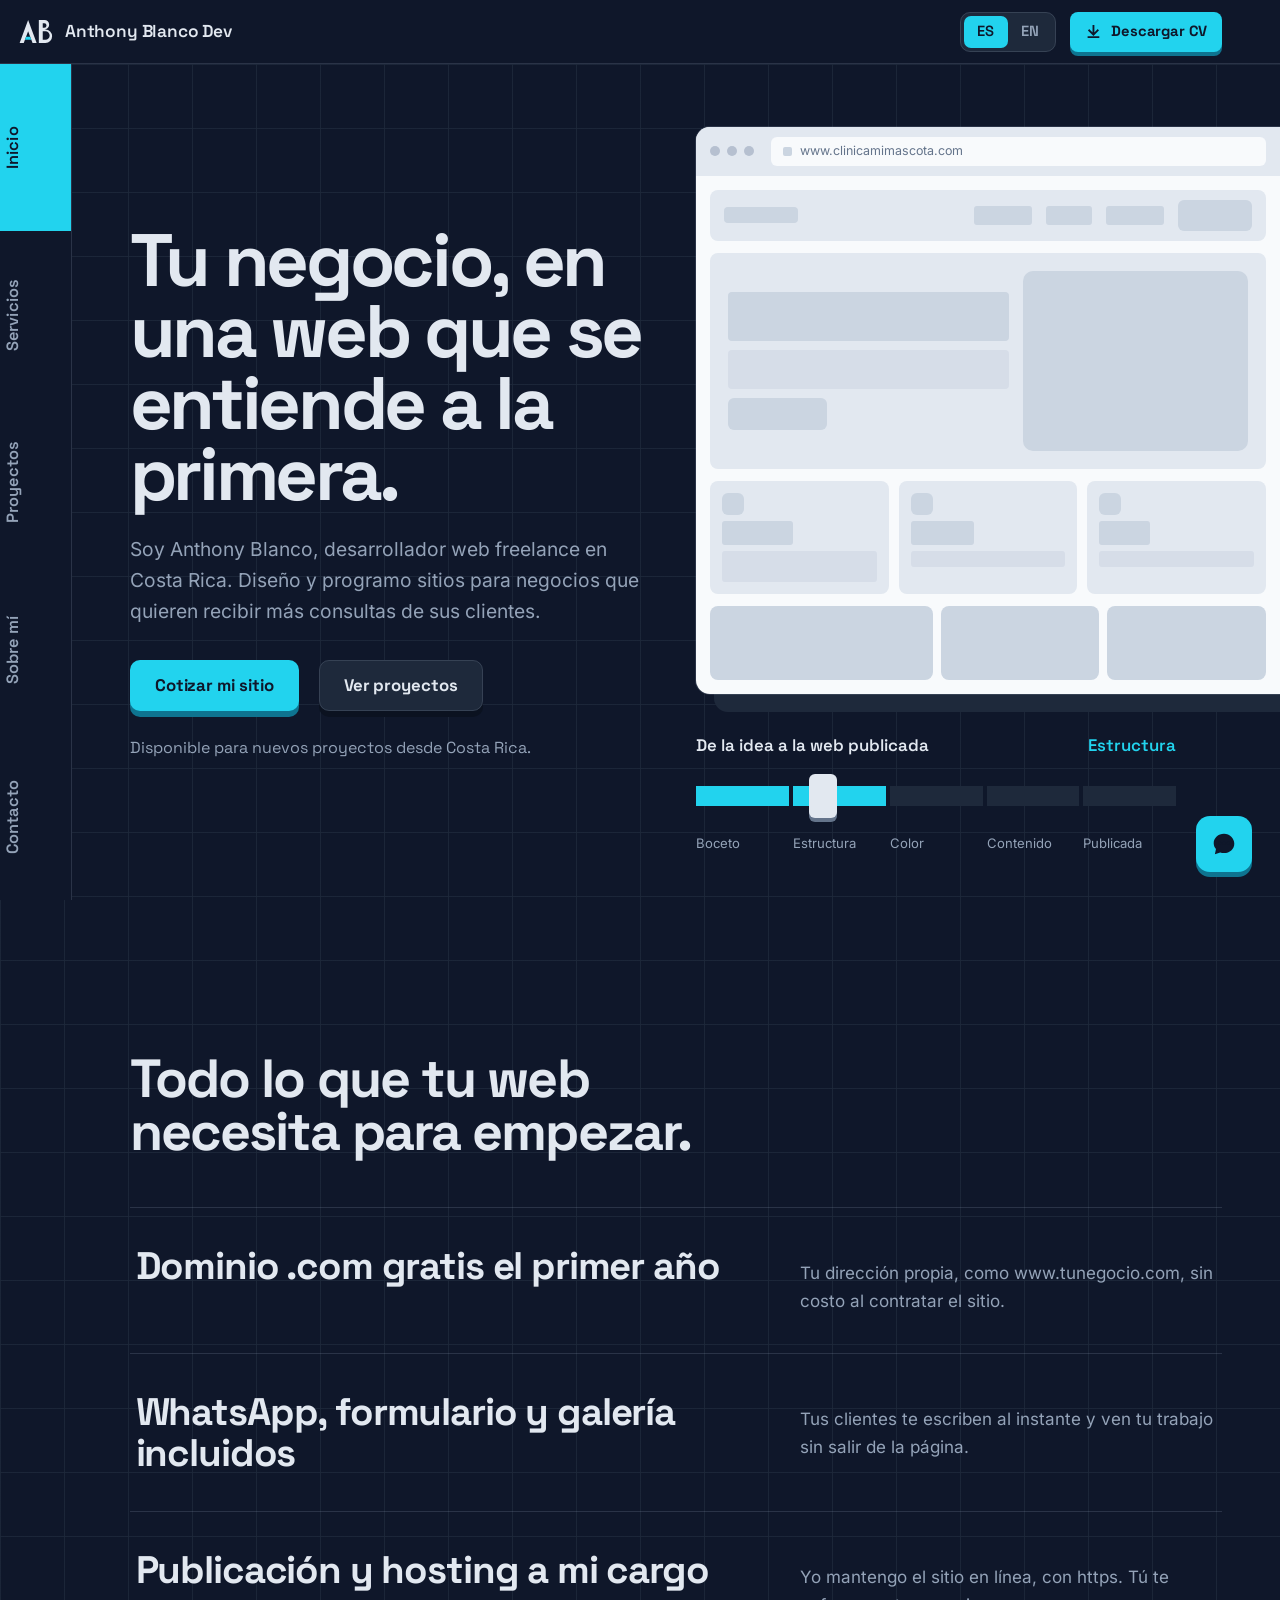
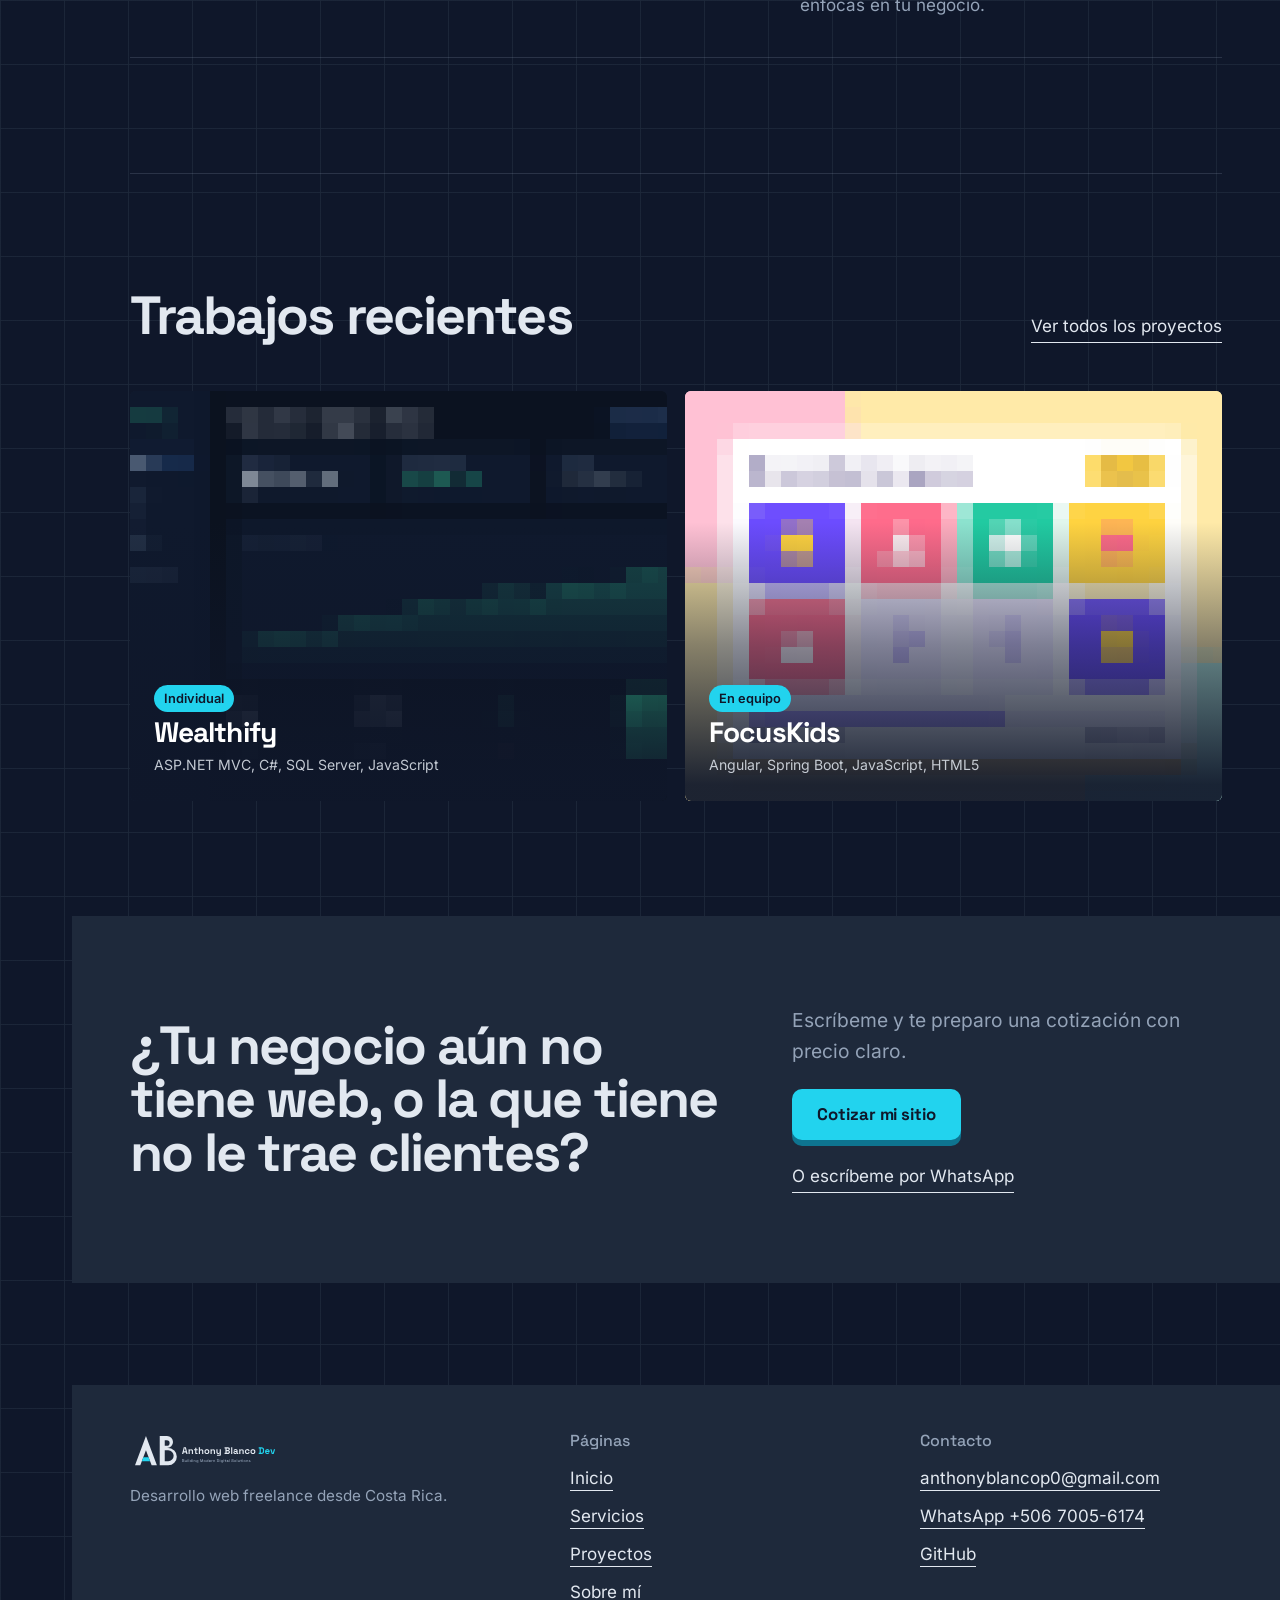
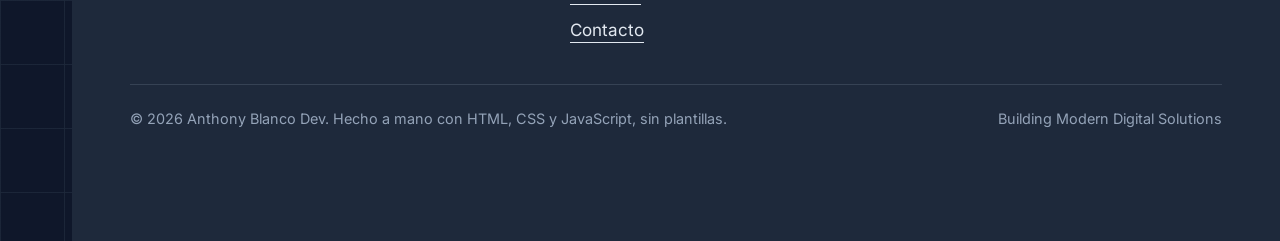
<file: index.html>
<!DOCTYPE html>
<html lang="es">
<head>
<meta charset="UTF-8">
<meta name="viewport" content="width=device-width, initial-scale=1">
<title>Anthony Blanco Dev</title>
<meta name="description" content="Building Modern Digital Solutions">
<meta http-equiv="refresh" content="0; url=proyecto/">
<link rel="canonical" href="https://anthonyblanco-dev.github.io/proyecto/">
<link rel="icon" href="favicon.svg" type="image/svg+xml">
<style>body{margin:0;min-height:100vh;display:grid;place-items:center;background:#0F172A;color:#E2E8F0;font-family:system-ui,sans-serif}a{color:#22D3EE}</style>
<script>location.replace("proyecto/");</script>
</head>
<body><p>Redirigiendo al portafolio… <a href="proyecto/">Entrar</a></p></body>
</html>
</file>
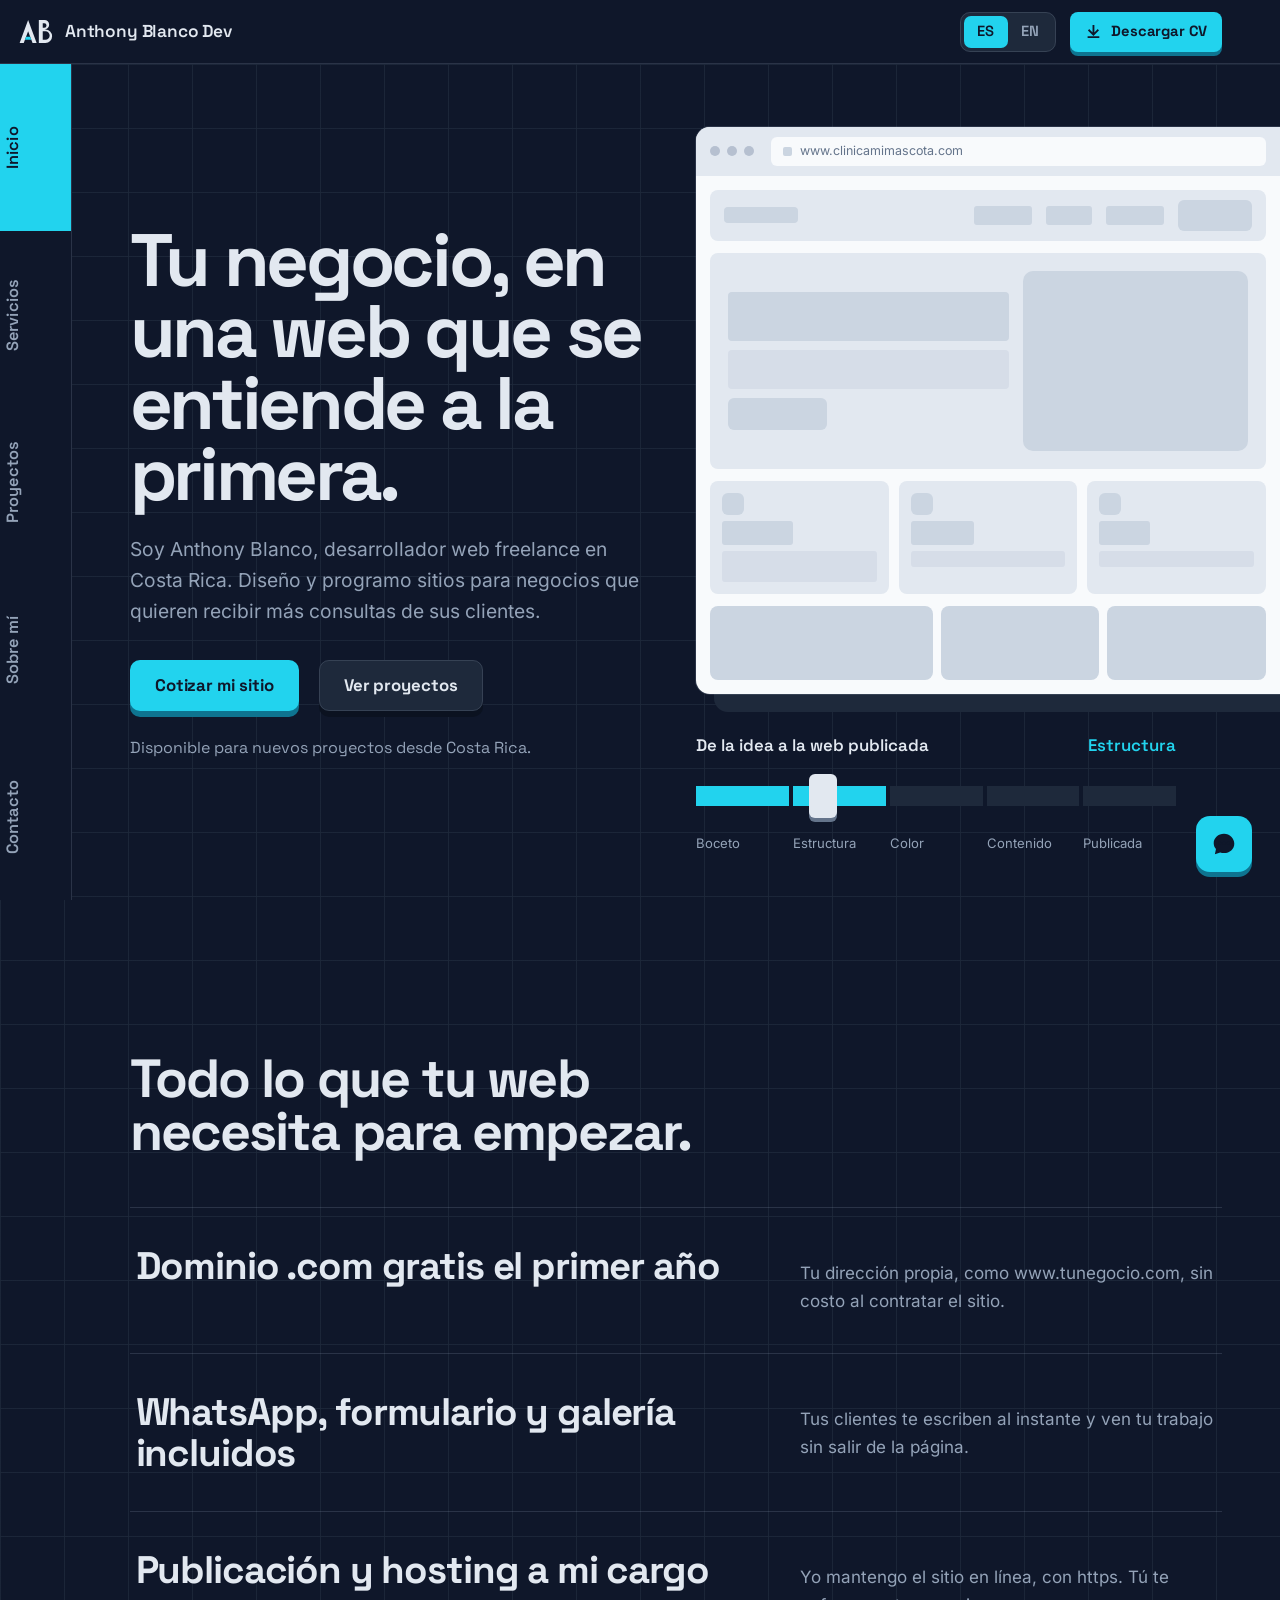
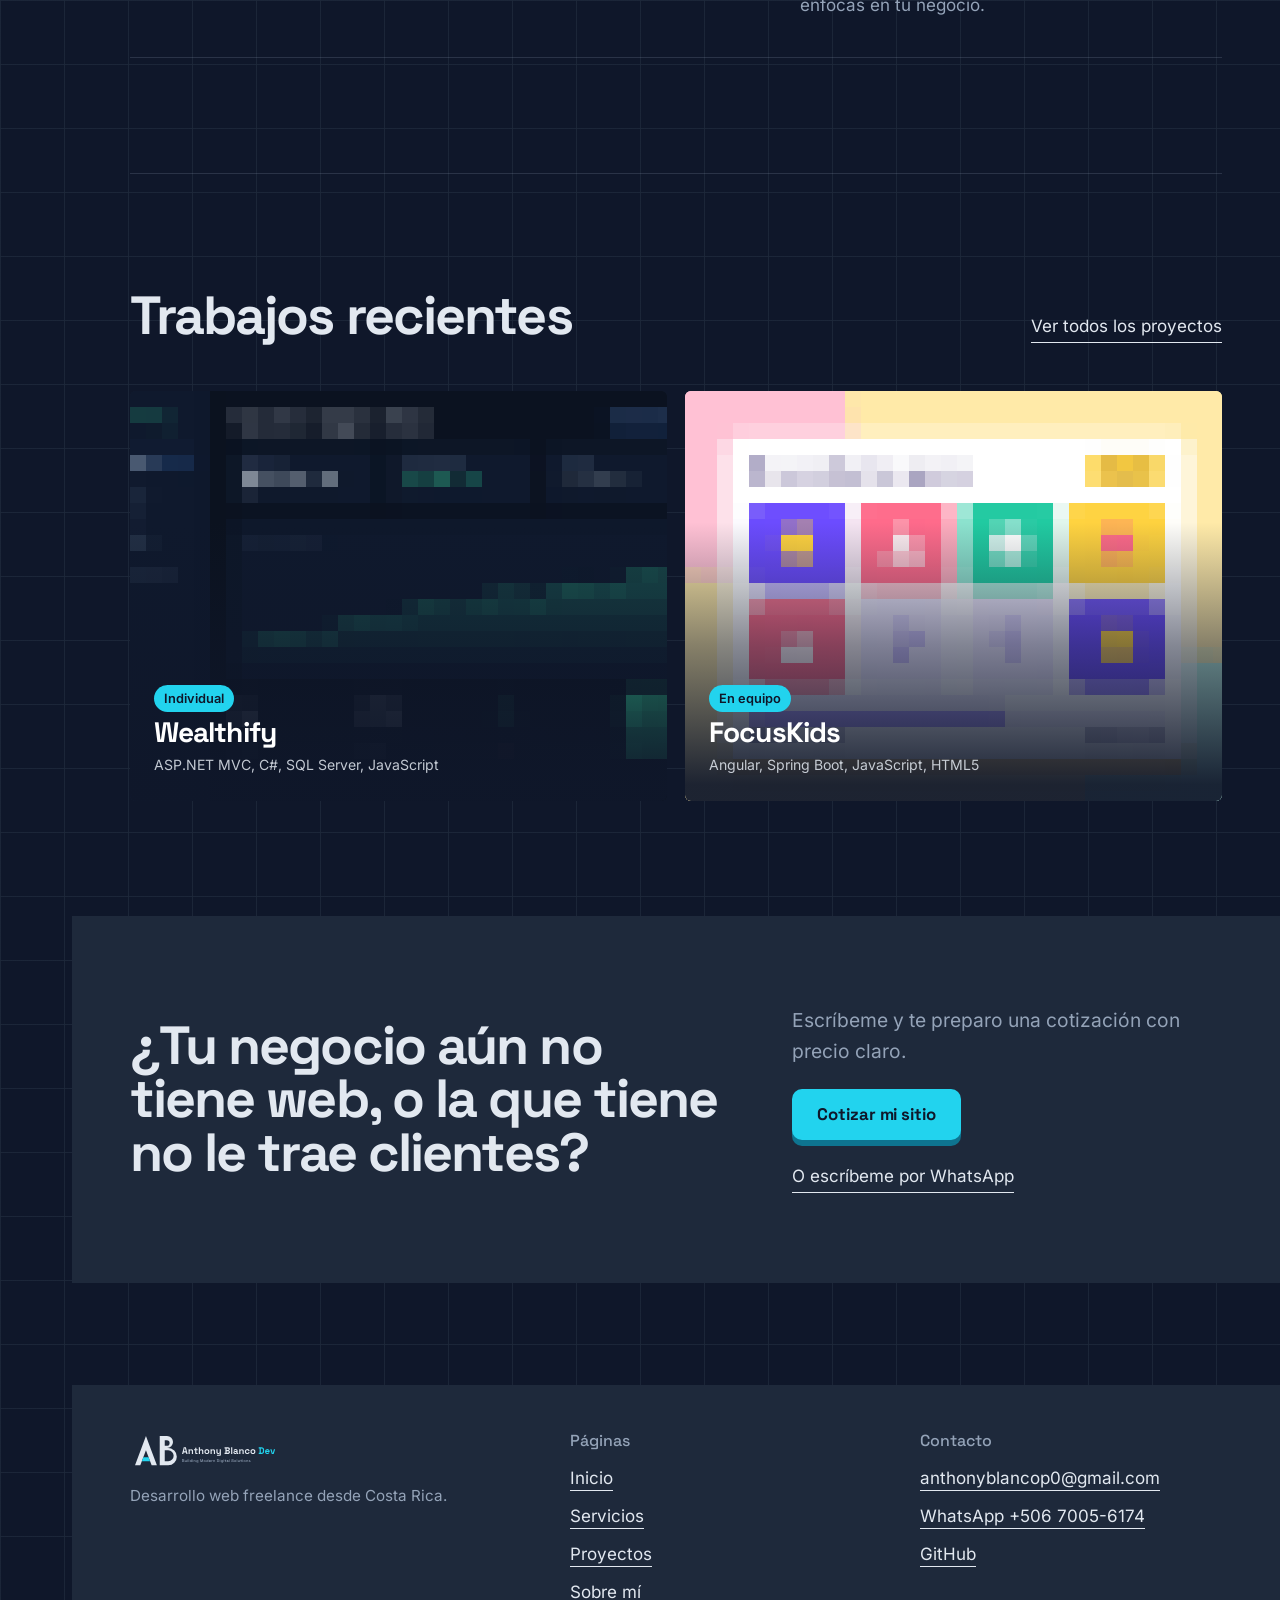
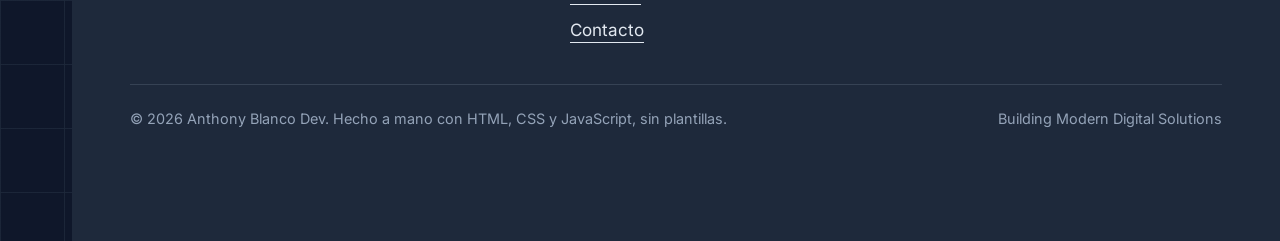
<file: proyecto/index.html>
<!DOCTYPE html>
<html lang="es" data-lang="es">
<head>
<meta charset="UTF-8">
<meta name="viewport" content="width=device-width, initial-scale=1">
<title data-i18n="t.home">Anthony Blanco Dev | Desarrollador web freelance en Costa Rica</title>
<meta name="description" content="Sitios web a la medida para negocios en Costa Rica: WhatsApp, formulario, galería, dominio .com y hosting incluidos." data-i18n-attr="content:t.home.d">
<meta name="theme-color" content="#0F172A">
<link rel="canonical" href="https://anthonyblanco-dev.github.io/proyecto/">
<meta property="og:type" content="website">
<meta property="og:title" content="Anthony Blanco Dev | Desarrollador web freelance en Costa Rica">
<meta property="og:description" content="Sitios web a la medida para negocios en Costa Rica: WhatsApp, formulario, galería, dominio .com y hosting incluidos.">
<meta property="og:url" content="https://anthonyblanco-dev.github.io/proyecto/">
<meta property="og:image" content="https://anthonyblanco-dev.github.io/proyecto/promo.png">
<meta name="twitter:card" content="summary_large_image">
<link rel="icon" href="assets/brand/favicon.svg" type="image/svg+xml">
<link rel="icon" href="assets/brand/favicon-32.png" sizes="32x32" type="image/png">
<link rel="icon" href="assets/brand/favicon.ico" sizes="any">
<link rel="apple-touch-icon" href="assets/brand/favicon-512.png">
<link rel="preload" href="assets/fonts/space-grotesk-latin-wght-normal.woff2" as="font" type="font/woff2" crossorigin>
<link rel="preload" href="assets/fonts/inter-latin-wght-normal.woff2" as="font" type="font/woff2" crossorigin>
<link rel="stylesheet" href="assets/css/main.css">
<script>
try {
  if (localStorage.getItem("ab-lang") === "en") { document.documentElement.lang = "en"; document.documentElement.dataset.lang = "en"; }
  if (sessionStorage.getItem("ab-mosaic") && !matchMedia("(prefers-reduced-motion: reduce)").matches) document.documentElement.classList.add("is-entering");
} catch (e) {}
</script>
<script type="application/ld+json">{"@context":"https://schema.org","@type":"ProfessionalService","name":"Anthony Blanco Dev","description":"Desarrollo web freelance desde Costa Rica","url":"https://anthonyblanco-dev.github.io/proyecto/","email":"anthonyblancop0@gmail.com","telephone":"+50670056174","areaServed":"CR","founder":{"@type":"Person","name":"Anthony Blanco Paniagua"}}</script>
</head>
<body data-page="index.html">
<a data-i18n="skip" class="skip" href="#contenido">Saltar al contenido</a>

<header class="site-head">
  <a class="brand" href="index.html" aria-label="Anthony Blanco Dev, ir al inicio" data-i18n-attr="aria-label:brand.aria">
    <img src="assets/brand/logo-monograma.svg" alt="" width="34" height="34">
    <span>Anthony Blanco Dev</span>
  </a>
  <div class="head-tools">
    <div class="lang" role="group" aria-label="Cambiar idioma" data-i18n-attr="aria-label:lang.aria" data-lang="es">
      <button type="button" data-set-lang="es" lang="es" aria-pressed="true" aria-label="ES, Español">ES</button>
      <button type="button" data-set-lang="en" lang="en" aria-pressed="false" aria-label="EN, English">EN</button>
    </div>
    <a class="key key--sm" href="assets/cv/CV_Imagen_Anthony_Blanco_ES.pdf" data-doc="assets/cv/CV_Imagen_Anthony_Blanco_{L}.pdf" download><svg viewBox="0 0 24 24" aria-hidden="true"><path d="M12 4v11M6 10.5 12 16.5l6-6M5 20h14" fill="none" stroke="currentColor" stroke-width="2.6" stroke-linecap="square"/></svg><span class="cv-long" data-i18n="cv.dl">Descargar CV</span><span class="cv-short" data-i18n="cv.dl2">CV</span></a>
  </div>
</header>

<nav class="rail" aria-label="Navegación principal" data-i18n-attr="aria-label:nav.aria">
  <ul><li><a href="index.html" aria-current="page" data-i18n="nav.home">Inicio</a></li><li><a href="servicios.html" data-i18n="nav.services">Servicios</a></li><li><a href="proyectos.html" data-i18n="nav.projects">Proyectos</a></li><li><a href="sobre-mi.html" data-i18n="nav.about">Sobre mí</a></li><li><a href="contacto.html" data-i18n="nav.contact">Contacto</a></li></ul><span class="marker" aria-hidden="true"></span>
</nav>

<main id="contenido" tabindex="-1">

<section class="hero" aria-labelledby="h-hero">
  <div class="hero__copy stack">
    <h1 id="h-hero" class="h-xl" data-i18n="home.h1">Tu negocio, en una web que se entiende a la primera.</h1>
    <p data-i18n="home.lead" class="lead">Soy Anthony Blanco, desarrollador web freelance en Costa Rica. Diseño y programo sitios para negocios que quieren recibir más consultas de sus clientes.</p>
    <div class="hero__cta">
      <a class="key" href="contacto.html" data-i18n="cta.quote">Cotizar mi sitio</a>
      <a class="key key--ghost" href="proyectos.html" data-i18n="cta.projects">Ver proyectos</a>
    </div>
    <p data-i18n="home.place" class="hero__place">Disponible para nuevos proyectos desde Costa Rica.</p>
  </div>

  <div class="builder" id="builder" data-stage="0">
    <div class="builder__frame" role="img" aria-label="Maqueta de la web de una clínica veterinaria que se construye por etapas: boceto, estructura, color, contenido y publicada." data-i18n-attr="aria-label:mock.aria">
      <div class="win-bar" aria-hidden="true"><i></i><i></i><i></i><span class="win-url"><span class="lock"></span><span class="url-t">www.clinicamimascota.com</span></span></div>
      <div class="site" aria-hidden="true">
        <div class="s-nav s-box"><span class="s-logo">Mi Mascota</span><span class="sp"></span>
          <span class="s-link" data-i18n="mock.l1">Servicios</span><span class="s-link" data-i18n="mock.l2">Equipo</span><span class="s-link" data-i18n="mock.l3">Contacto</span><span class="s-btn" data-i18n="mock.cta">Agendar</span></div>
        <div class="s-hero s-box">
          <div class="s-copy"><span class="s-h" data-i18n="mock.h">Cuidamos a tu mascota como a la nuestra</span><span class="s-p" data-i18n="mock.p">Consultas, vacunas y cirugía con atención cercana.</span><span class="s-cta" data-i18n="mock.cta2">Agendar cita</span></div>
          <div class="s-pic"><svg viewBox="0 0 64 64" aria-hidden="true"><g fill="#14532d"><ellipse cx="32" cy="42" rx="14" ry="11"/><ellipse cx="13" cy="28" rx="6" ry="8"/><ellipse cx="25" cy="17" rx="6" ry="8.5"/><ellipse cx="39" cy="17" rx="6" ry="8.5"/><ellipse cx="51" cy="28" rx="6" ry="8"/></g></svg></div>
        </div>
        <div class="s-cards">
          <div class="s-card s-box"><i class="ic"></i><b data-i18n="mock.c1">Consultas</b><span class="t" data-i18n="mock.c1t">Revisión completa de tu mascota.</span></div>
          <div class="s-card s-box"><i class="ic"></i><b data-i18n="mock.c2">Vacunas</b><span class="t" data-i18n="mock.c2t">Esquema al día, sin filas.</span></div>
          <div class="s-card s-box"><i class="ic"></i><b data-i18n="mock.c3">Cirugía</b><span class="t" data-i18n="mock.c3t">Equipo y sala preparados.</span></div>
        </div>
        <div class="s-gal"><i></i><i></i><i></i></div>
        <span class="s-live" data-i18n="mock.live">En línea</span>
        <span class="s-wa"><svg viewBox="0 0 24 24" aria-hidden="true"><path d="M12 2.5C6.7 2.5 2.5 6.4 2.5 11.2c0 2 .8 3.9 2.1 5.4L3.6 21.5l4.9-1.7c1.1.4 2.3.6 3.5.6 5.3 0 9.5-3.9 9.5-8.7S17.300 2.500 12 2.500z" fill="currentColor"/><circle cx="8" cy="11.3" r="1.35" fill="#16a34a"/><circle cx="12" cy="11.3" r="1.35" fill="#16a34a"/><circle cx="16" cy="11.3" r="1.35" fill="#16a34a"/></svg></span>
      </div>
    </div>
    <div class="stages">
      <div class="stages__label"><span data-i18n="stages.title">De la idea a la web publicada</span><output id="stage-name" aria-live="polite">Boceto</output></div>
      <div class="stages__track">
        <div class="stages__cells" aria-hidden="true"><i></i><i></i><i></i><i></i><i></i></div>
        <input type="range" id="stage" min="0" max="4" step="1" value="0" aria-label="Etapa del proyecto" data-i18n-attr="aria-label:stages.aria">
      </div>
      <div class="stages__names"><button type="button" data-stage-go="0" data-i18n="js.st0">Boceto</button><button type="button" data-stage-go="1" data-i18n="js.st1">Estructura</button><button type="button" data-stage-go="2" data-i18n="js.st2">Color</button><button type="button" data-stage-go="3" data-i18n="js.st3">Contenido</button><button type="button" data-stage-go="4" data-i18n="js.st4">Publicada</button></div>
    </div>
  </div>
</section>

<section class="sec" aria-labelledby="h-facts">
  <div class="wrap">
    <div class="split-head"><h2 id="h-facts" class="h-lg" style="max-width:18ch" data-i18n="home.facts.h">Todo lo que tu web necesita para empezar.</h2></div>
    <div class="facts">
      <div class="fact"><h3 data-i18n="home.f1.h">Dominio .com gratis el primer año</h3><p data-i18n="home.f1.p">Tu dirección propia, como www.tunegocio.com, sin costo al contratar el sitio.</p></div>
      <div class="fact"><h3 data-i18n="home.f2.h">WhatsApp, formulario y galería incluidos</h3><p data-i18n="home.f2.p">Tus clientes te escriben al instante y ven tu trabajo sin salir de la página.</p></div>
      <div class="fact"><h3 data-i18n="home.f3.h">Publicación y hosting a mi cargo</h3><p data-i18n="home.f3.p">Yo mantengo el sitio en línea, con https. Tú te enfocas en tu negocio.</p></div>
    </div>
  </div>
</section>

<section class="sec" aria-labelledby="h-recent">
  <div class="wrap">
    <div class="split-head">
      <h2 id="h-recent" class="h-lg" data-i18n="home.recent">Trabajos recientes</h2>
      <a class="link" href="proyectos.html" data-i18n="home.all">Ver todos los proyectos</a>
    </div>
    <div class="gallery gallery--home">
      <div class="cell"><a class="tile" href="proyectos.html?p=wealthify" data-pid="wealthify"><img src="assets/img/proyectos/wealthify.webp" alt="Panel de Wealthify con gráfico de rendimiento y lista de acciones" data-i18n-attr="alt:p.wealthify.alt" width="1200" height="800" loading="lazy" decoding="async"><canvas aria-hidden="true"></canvas><span class="tile__info"><span class="tile__tag" data-i18n="kind.individual">Individual</span><span class="tile__name">Wealthify</span><span class="tile__tech">ASP.NET MVC, C#, SQL Server, JavaScript</span></span><span class="tile__hint"><svg viewBox="0 0 24 24" aria-hidden="true"><path d="M9 5H5v4M15 19h4v-4M5 5l5.5 5.5M19 19l-5.5-5.5" fill="none" stroke="currentColor" stroke-width="2.6" stroke-linecap="square"/></svg></span></a></div>
      <div class="cell"><a class="tile" href="proyectos.html?p=focuskids" data-pid="focuskids"><img src="assets/img/proyectos/focuskids.webp" alt="Juego de memoria de FocusKids con tarjetas de colores" data-i18n-attr="alt:p.focuskids.alt" width="1200" height="800" loading="lazy" decoding="async"><canvas aria-hidden="true"></canvas><span class="tile__info"><span class="tile__tag" data-i18n="kind.team">En equipo</span><span class="tile__name">FocusKids</span><span class="tile__tech">Angular, Spring Boot, JavaScript, HTML5</span></span><span class="tile__hint"><svg viewBox="0 0 24 24" aria-hidden="true"><path d="M9 5H5v4M15 19h4v-4M5 5l5.5 5.5M19 19l-5.5-5.5" fill="none" stroke="currentColor" stroke-width="2.6" stroke-linecap="square"/></svg></span></a></div>
    </div>
  </div>
</section>

<section class="band" aria-labelledby="h-cta">
  <div class="wrap cta-final">
    <h2 id="h-cta" class="h-lg" data-i18n="home.cta.h">¿Tu negocio aún no tiene web, o la que tiene no le trae clientes?</h2>
    <div class="cta-final__act">
      <p data-i18n="home.cta.p" class="lead">Escríbeme y te preparo una cotización con precio claro.</p>
      <a class="key" href="contacto.html" data-i18n="cta.quote">Cotizar mi sitio</a>
      <a class="link" href="https://wa.me/50670056174" target="_blank" rel="noopener" data-i18n="home.cta.wa">O escríbeme por WhatsApp</a>
    </div>
  </div>
</section>

<footer class="site-foot">
  <div class="foot__grid">
    <div class="foot__brand">
      <img src="assets/brand/logo-horizontal.svg" alt="Anthony Blanco Dev" width="150" height="36" loading="lazy">
      <p data-i18n="foot.tag">Desarrollo web freelance desde Costa Rica.</p>
    </div>
    <div class="foot__col">
      <h2 data-i18n="foot.pages">Páginas</h2>
      <ul><li><a class="link" href="index.html" data-i18n="nav.home">Inicio</a></li><li><a class="link" href="servicios.html" data-i18n="nav.services">Servicios</a></li><li><a class="link" href="proyectos.html" data-i18n="nav.projects">Proyectos</a></li><li><a class="link" href="sobre-mi.html" data-i18n="nav.about">Sobre mí</a></li><li><a class="link" href="contacto.html" data-i18n="nav.contact">Contacto</a></li></ul>
    </div>
    <div class="foot__col">
      <h2 data-i18n="foot.contact">Contacto</h2>
      <ul>
        <li><a class="link" href="mailto:anthonyblancop0@gmail.com">anthonyblancop0@gmail.com</a></li>
        <li><a class="link" href="https://wa.me/50670056174" target="_blank" rel="noopener">WhatsApp +506 7005-6174</a></li>
        <li><a class="link" href="https://github.com/anthonyblanco-dev" target="_blank" rel="noopener">GitHub</a></li>
      </ul>
    </div>
  </div>
  <div class="foot__legal">
    <span data-i18n="foot.legal">© 2026 Anthony Blanco Dev. Hecho a mano con HTML, CSS y JavaScript, sin plantillas.</span>
    <span>Building Modern Digital Solutions</span>
  </div>
</footer>
</main>

<div class="float">
  <div class="wa-panel" id="wa-panel" role="dialog" aria-modal="false" aria-label="Chat de WhatsApp" data-i18n-attr="aria-label:wa.aria">
    <button class="wa-close" type="button" aria-label="Cerrar chat" data-i18n-attr="aria-label:wa.close">&times;</button>
    <div class="wa-panel__head"><img src="assets/brand/favicon.svg" alt="" width="34" height="34"><div><b>Anthony Blanco</b><small data-i18n="wa.sub">Responde por WhatsApp</small></div></div>
    <div class="wa-panel__body">
      <div data-i18n="wa.hi" class="wa-bubble">Hola, soy Anthony. Cuéntame qué necesitas y seguimos la conversación por WhatsApp.</div>
      <label class="sr-only" for="wa-text" data-i18n="wa.label">Tu mensaje</label>
      <textarea id="wa-text" rows="3" placeholder="Escribe tu mensaje" data-i18n-attr="placeholder:wa.ph"></textarea>
      <button class="key key--sm" type="button" id="wa-send"><svg viewBox="0 0 24 24" aria-hidden="true"><path d="M12 2.5C6.7 2.5 2.5 6.4 2.5 11.2c0 2 .8 3.9 2.1 5.4L3.6 21.5l4.9-1.7c1.1.4 2.3.6 3.5.6 5.3 0 9.5-3.9 9.5-8.7S17.300 2.500 12 2.500z" fill="currentColor"/><circle cx="8" cy="11.3" r="1.35" fill="var(--dot,#0F172A)"/><circle cx="12" cy="11.3" r="1.35" fill="var(--dot,#0F172A)"/><circle cx="16" cy="11.3" r="1.35" fill="var(--dot,#0F172A)"/></svg><span data-i18n="wa.send">Abrir WhatsApp</span></button>
    </div>
  </div>
  <button class="fab fab--top" type="button" id="to-top" aria-label="Volver arriba" data-i18n-attr="aria-label:top.aria">
    <svg class="ring" viewBox="0 0 58 58" aria-hidden="true"><rect x="1.500" y="1.500" width="55" height="55" rx="14" pathLength="100" stroke-dasharray="100" stroke-dashoffset="100"/></svg>
    <svg viewBox="0 0 24 24" aria-hidden="true"><path d="M12 19V6M5.5 11.5 12 5l6.5 6.5" fill="none" stroke="currentColor" stroke-width="2.6" stroke-linecap="square"/></svg>
  </button>
  <button class="fab fab--wa" type="button" id="wa-open" aria-expanded="false" aria-controls="wa-panel" aria-label="Abrir chat de WhatsApp" data-i18n-attr="aria-label:wa.open"><svg viewBox="0 0 24 24" aria-hidden="true"><path d="M12 2.5C6.7 2.5 2.5 6.4 2.5 11.2c0 2 .8 3.9 2.1 5.4L3.6 21.5l4.9-1.7c1.1.4 2.3.6 3.5.6 5.3 0 9.5-3.9 9.5-8.7S17.300 2.500 12 2.500z" fill="currentColor"/><circle cx="8" cy="11.3" r="1.35" fill="var(--dot,#0F172A)"/><circle cx="12" cy="11.3" r="1.35" fill="var(--dot,#0F172A)"/><circle cx="16" cy="11.3" r="1.35" fill="var(--dot,#0F172A)"/></svg></button>
</div>

<div class="mosaic" id="mosaic" hidden aria-hidden="true"></div>
<script src="assets/js/i18n.js"></script>
<script src="assets/js/config.js"></script>
<script src="assets/js/app.js"></script>
</body>
</html>
</file>
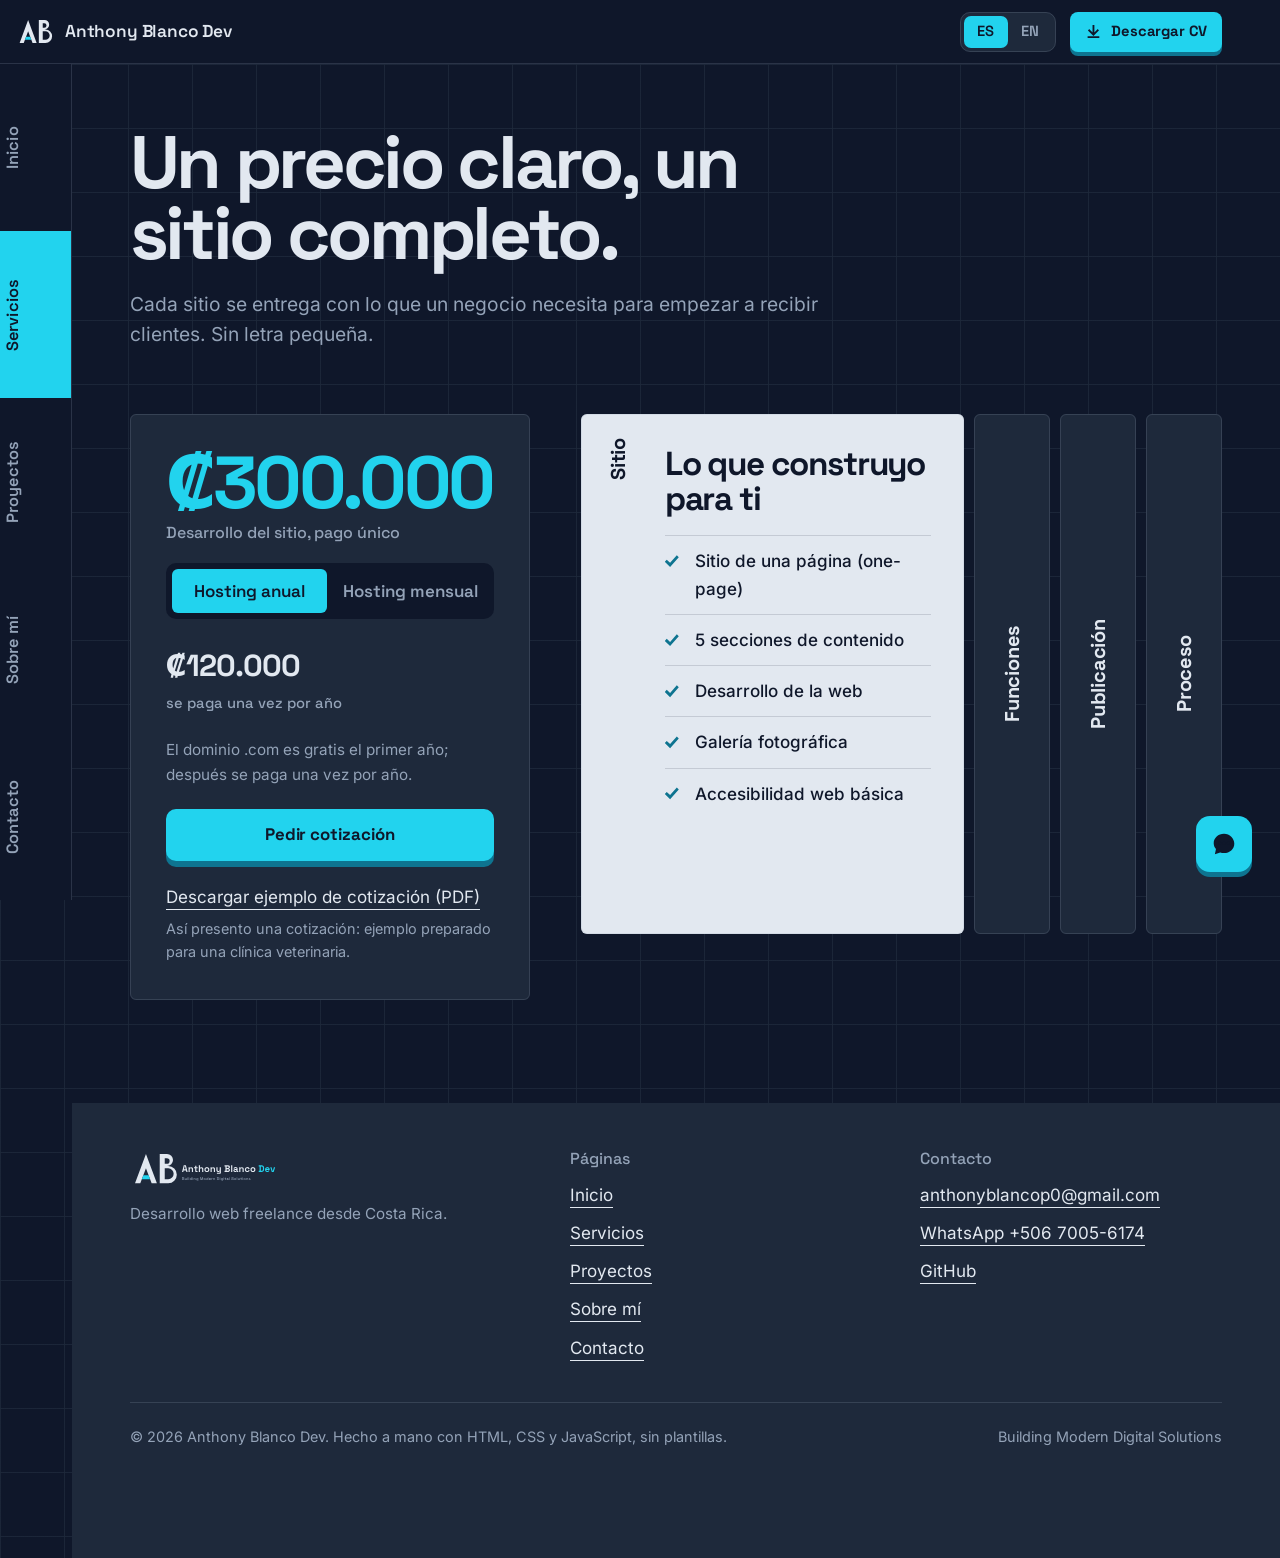
<file: proyecto/servicios.html>
<!DOCTYPE html>
<html lang="es" data-lang="es">
<head>
<meta charset="UTF-8">
<meta name="viewport" content="width=device-width, initial-scale=1">
<title data-i18n="t.services">Servicios y precios | Anthony Blanco Dev</title>
<meta name="description" content="Sitio web completo desde ₡300.000: 5 secciones, WhatsApp, formulario, galería, dominio .com gratis el primer año y hosting." data-i18n-attr="content:t.services.d">
<meta name="theme-color" content="#0F172A">
<link rel="canonical" href="https://anthonyblanco-dev.github.io/proyecto/servicios.html">
<meta property="og:type" content="website">
<meta property="og:title" content="Servicios y precios | Anthony Blanco Dev">
<meta property="og:description" content="Sitio web completo desde ₡300.000: 5 secciones, WhatsApp, formulario, galería, dominio .com gratis el primer año y hosting.">
<meta property="og:url" content="https://anthonyblanco-dev.github.io/proyecto/servicios.html">
<meta property="og:image" content="https://anthonyblanco-dev.github.io/proyecto/promo.png">
<meta name="twitter:card" content="summary_large_image">
<link rel="icon" href="assets/brand/favicon.svg" type="image/svg+xml">
<link rel="icon" href="assets/brand/favicon-32.png" sizes="32x32" type="image/png">
<link rel="icon" href="assets/brand/favicon.ico" sizes="any">
<link rel="apple-touch-icon" href="assets/brand/favicon-512.png">
<link rel="preload" href="assets/fonts/space-grotesk-latin-wght-normal.woff2" as="font" type="font/woff2" crossorigin>
<link rel="preload" href="assets/fonts/inter-latin-wght-normal.woff2" as="font" type="font/woff2" crossorigin>
<link rel="stylesheet" href="assets/css/main.css">
<script>
try {
  if (localStorage.getItem("ab-lang") === "en") { document.documentElement.lang = "en"; document.documentElement.dataset.lang = "en"; }
  if (sessionStorage.getItem("ab-mosaic") && !matchMedia("(prefers-reduced-motion: reduce)").matches) document.documentElement.classList.add("is-entering");
} catch (e) {}
</script>

</head>
<body data-page="servicios.html">
<a data-i18n="skip" class="skip" href="#contenido">Saltar al contenido</a>

<header class="site-head">
  <a class="brand" href="index.html" aria-label="Anthony Blanco Dev, ir al inicio" data-i18n-attr="aria-label:brand.aria">
    <img src="assets/brand/logo-monograma.svg" alt="" width="34" height="34">
    <span>Anthony Blanco Dev</span>
  </a>
  <div class="head-tools">
    <div class="lang" role="group" aria-label="Cambiar idioma" data-i18n-attr="aria-label:lang.aria" data-lang="es">
      <button type="button" data-set-lang="es" lang="es" aria-pressed="true" aria-label="ES, Español">ES</button>
      <button type="button" data-set-lang="en" lang="en" aria-pressed="false" aria-label="EN, English">EN</button>
    </div>
    <a class="key key--sm" href="assets/cv/CV_Imagen_Anthony_Blanco_ES.pdf" data-doc="assets/cv/CV_Imagen_Anthony_Blanco_{L}.pdf" download><svg viewBox="0 0 24 24" aria-hidden="true"><path d="M12 4v11M6 10.5 12 16.5l6-6M5 20h14" fill="none" stroke="currentColor" stroke-width="2.6" stroke-linecap="square"/></svg><span class="cv-long" data-i18n="cv.dl">Descargar CV</span><span class="cv-short" data-i18n="cv.dl2">CV</span></a>
  </div>
</header>

<nav class="rail" aria-label="Navegación principal" data-i18n-attr="aria-label:nav.aria">
  <ul><li><a href="index.html" data-i18n="nav.home">Inicio</a></li><li><a href="servicios.html" aria-current="page" data-i18n="nav.services">Servicios</a></li><li><a href="proyectos.html" data-i18n="nav.projects">Proyectos</a></li><li><a href="sobre-mi.html" data-i18n="nav.about">Sobre mí</a></li><li><a href="contacto.html" data-i18n="nav.contact">Contacto</a></li></ul><span class="marker" aria-hidden="true"></span>
</nav>

<main id="contenido" tabindex="-1">

<header class="page-head stack">
  <h1 class="h-xl" style="max-width:14ch" data-i18n="sv.h1">Un precio claro, un sitio completo.</h1>
  <p data-i18n="sv.lead" class="lead">Cada sitio se entrega con lo que un negocio necesita para empezar a recibir clientes. Sin letra pequeña.</p>
</header>
<section class="offer" aria-label="Precio y detalle del servicio" data-i18n-attr="aria-label:sv.aria">
  <aside class="price">
    <div class="price__big"><span data-i18n="sv.price">₡300.000</span><small data-i18n="sv.price.s">Desarrollo del sitio, pago único</small></div>
    <div class="toggle" role="group" aria-label="Forma de pago del hosting" data-i18n-attr="aria-label:sv.toggle">
      <button type="button" data-host="a" aria-pressed="true" data-i18n="sv.ha">Hosting anual</button>
      <button type="button" data-host="m" aria-pressed="false" data-i18n="sv.hm">Hosting mensual</button>
    </div>
    <div class="price__host" id="host-price" aria-live="polite"></div>
    <p data-i18n="sv.dom" style="color:var(--muted);font-size:.95rem">El dominio .com es gratis el primer año; después se paga una vez por año.</p>
    <a class="key" href="contacto.html" data-i18n="sv.cta">Pedir cotización</a>
    <div class="price__doc">
      <a class="link" href="assets/docs/Cotizacion_Anthony_Blanco_ES.pdf" data-doc="assets/docs/Cotizacion_Anthony_Blanco_{L}.pdf" download data-i18n="sv.quote">Descargar ejemplo de cotización (PDF)</a>
      <p data-i18n="sv.quote.n" style="color:var(--muted);font-size:.9rem;margin-top:6px">Así presento una cotización: ejemplo preparado para una clínica veterinaria.</p>
    </div>
  </aside>
  <div class="strips" id="strips">
    <div class="strip open">
  <button class="strip__btn" type="button" id="sb1" aria-expanded="true" aria-controls="sp1" data-i18n="sv.t1">Sitio</button>
  <div class="strip__panel" id="sp1" role="region" aria-labelledby="sb1"><h3 data-i18n="s1.h">Lo que construyo para ti</h3><ul class="tick"><li data-i18n="s1.a">Sitio de una página (one-page)</li><li data-i18n="s1.b">5 secciones de contenido</li><li data-i18n="s1.c">Desarrollo de la web</li><li data-i18n="s1.d">Galería fotográfica</li><li data-i18n="s1.e">Accesibilidad web básica</li></ul></div></div><div class="strip">
  <button class="strip__btn" type="button" id="sb2" aria-expanded="false" aria-controls="sp2" data-i18n="sv.t2">Funciones</button>
  <div class="strip__panel" id="sp2" role="region" aria-labelledby="sb2"><h3 data-i18n="s2.h">Para que te contacten fácil</h3><ul class="tick"><li data-i18n="s2.a">Chat de WhatsApp</li><li data-i18n="s2.b">Formulario de contacto programado</li><li data-i18n="s2.c">Botón para volver arriba</li></ul></div></div><div class="strip">
  <button class="strip__btn" type="button" id="sb3" aria-expanded="false" aria-controls="sp3" data-i18n="sv.t3">Publicación</button>
  <div class="strip__panel" id="sp3" role="region" aria-labelledby="sb3"><h3 data-i18n="s3.h">En internet desde el primer día</h3><ul class="tick"><li data-i18n="s3.a">Dominio .com gratis el primer año</li><li data-i18n="s3.b">Protocolo de seguridad https://</li><li data-i18n="s3.c">Almacenamiento en un hosting web</li><li data-i18n="s3.d">5 subdominios para promocionar la web</li><li data-i18n="s3.e">5 cuentas de correo electrónico privadas</li></ul></div></div><div class="strip">
  <button class="strip__btn" type="button" id="sb4" aria-expanded="false" aria-controls="sp4" data-i18n="sv.t4">Proceso</button>
  <div class="strip__panel" id="sp4" role="region" aria-labelledby="sb4"><h3 data-i18n="s4.h">Cómo trabajamos</h3><ol class="steps"><li><div><b data-i18n="st.1b">Aceptas la cotización</b><span data-i18n="st.1t">Firmas la cotización y depositas el 50 % para iniciar.</span></div></li><li><div><b data-i18n="st.2b">Desarrollo</b><span data-i18n="st.2t">Diseño y programo tu sitio.</span></div></li><li><div><b data-i18n="st.3b">Entrega</b><span data-i18n="st.3t">Revisas el resultado y pagas el otro 50 %.</span></div></li><li><div><b data-i18n="st.4b">Publicación</b><span data-i18n="st.4t">Publico el sitio y llevo el control de su actualización.</span></div></li></ol><p data-i18n="s4.note" class="note">Las actualizaciones futuras del sitio se cobran por aparte.</p></div></div>
  </div>
</section>

<footer class="site-foot">
  <div class="foot__grid">
    <div class="foot__brand">
      <img src="assets/brand/logo-horizontal.svg" alt="Anthony Blanco Dev" width="150" height="36" loading="lazy">
      <p data-i18n="foot.tag">Desarrollo web freelance desde Costa Rica.</p>
    </div>
    <div class="foot__col">
      <h2 data-i18n="foot.pages">Páginas</h2>
      <ul><li><a class="link" href="index.html" data-i18n="nav.home">Inicio</a></li><li><a class="link" href="servicios.html" data-i18n="nav.services">Servicios</a></li><li><a class="link" href="proyectos.html" data-i18n="nav.projects">Proyectos</a></li><li><a class="link" href="sobre-mi.html" data-i18n="nav.about">Sobre mí</a></li><li><a class="link" href="contacto.html" data-i18n="nav.contact">Contacto</a></li></ul>
    </div>
    <div class="foot__col">
      <h2 data-i18n="foot.contact">Contacto</h2>
      <ul>
        <li><a class="link" href="mailto:anthonyblancop0@gmail.com">anthonyblancop0@gmail.com</a></li>
        <li><a class="link" href="https://wa.me/50670056174" target="_blank" rel="noopener">WhatsApp +506 7005-6174</a></li>
        <li><a class="link" href="https://github.com/anthonyblanco-dev" target="_blank" rel="noopener">GitHub</a></li>
      </ul>
    </div>
  </div>
  <div class="foot__legal">
    <span data-i18n="foot.legal">© 2026 Anthony Blanco Dev. Hecho a mano con HTML, CSS y JavaScript, sin plantillas.</span>
    <span>Building Modern Digital Solutions</span>
  </div>
</footer>
</main>

<div class="float">
  <div class="wa-panel" id="wa-panel" role="dialog" aria-modal="false" aria-label="Chat de WhatsApp" data-i18n-attr="aria-label:wa.aria">
    <button class="wa-close" type="button" aria-label="Cerrar chat" data-i18n-attr="aria-label:wa.close">&times;</button>
    <div class="wa-panel__head"><img src="assets/brand/favicon.svg" alt="" width="34" height="34"><div><b>Anthony Blanco</b><small data-i18n="wa.sub">Responde por WhatsApp</small></div></div>
    <div class="wa-panel__body">
      <div data-i18n="wa.hi" class="wa-bubble">Hola, soy Anthony. Cuéntame qué necesitas y seguimos la conversación por WhatsApp.</div>
      <label class="sr-only" for="wa-text" data-i18n="wa.label">Tu mensaje</label>
      <textarea id="wa-text" rows="3" placeholder="Escribe tu mensaje" data-i18n-attr="placeholder:wa.ph"></textarea>
      <button class="key key--sm" type="button" id="wa-send"><svg viewBox="0 0 24 24" aria-hidden="true"><path d="M12 2.5C6.7 2.5 2.5 6.4 2.5 11.2c0 2 .8 3.9 2.1 5.4L3.6 21.5l4.9-1.7c1.1.4 2.3.6 3.5.6 5.3 0 9.5-3.9 9.5-8.7S17.300 2.500 12 2.500z" fill="currentColor"/><circle cx="8" cy="11.3" r="1.35" fill="var(--dot,#0F172A)"/><circle cx="12" cy="11.3" r="1.35" fill="var(--dot,#0F172A)"/><circle cx="16" cy="11.3" r="1.35" fill="var(--dot,#0F172A)"/></svg><span data-i18n="wa.send">Abrir WhatsApp</span></button>
    </div>
  </div>
  <button class="fab fab--top" type="button" id="to-top" aria-label="Volver arriba" data-i18n-attr="aria-label:top.aria">
    <svg class="ring" viewBox="0 0 58 58" aria-hidden="true"><rect x="1.500" y="1.500" width="55" height="55" rx="14" pathLength="100" stroke-dasharray="100" stroke-dashoffset="100"/></svg>
    <svg viewBox="0 0 24 24" aria-hidden="true"><path d="M12 19V6M5.5 11.5 12 5l6.5 6.5" fill="none" stroke="currentColor" stroke-width="2.6" stroke-linecap="square"/></svg>
  </button>
  <button class="fab fab--wa" type="button" id="wa-open" aria-expanded="false" aria-controls="wa-panel" aria-label="Abrir chat de WhatsApp" data-i18n-attr="aria-label:wa.open"><svg viewBox="0 0 24 24" aria-hidden="true"><path d="M12 2.5C6.7 2.5 2.5 6.4 2.5 11.2c0 2 .8 3.9 2.1 5.4L3.6 21.5l4.9-1.7c1.1.4 2.3.6 3.5.6 5.3 0 9.5-3.9 9.5-8.7S17.300 2.500 12 2.500z" fill="currentColor"/><circle cx="8" cy="11.3" r="1.35" fill="var(--dot,#0F172A)"/><circle cx="12" cy="11.3" r="1.35" fill="var(--dot,#0F172A)"/><circle cx="16" cy="11.3" r="1.35" fill="var(--dot,#0F172A)"/></svg></button>
</div>

<div class="mosaic" id="mosaic" hidden aria-hidden="true"></div>
<script src="assets/js/i18n.js"></script>
<script src="assets/js/config.js"></script>
<script src="assets/js/app.js"></script>
</body>
</html>
</file>
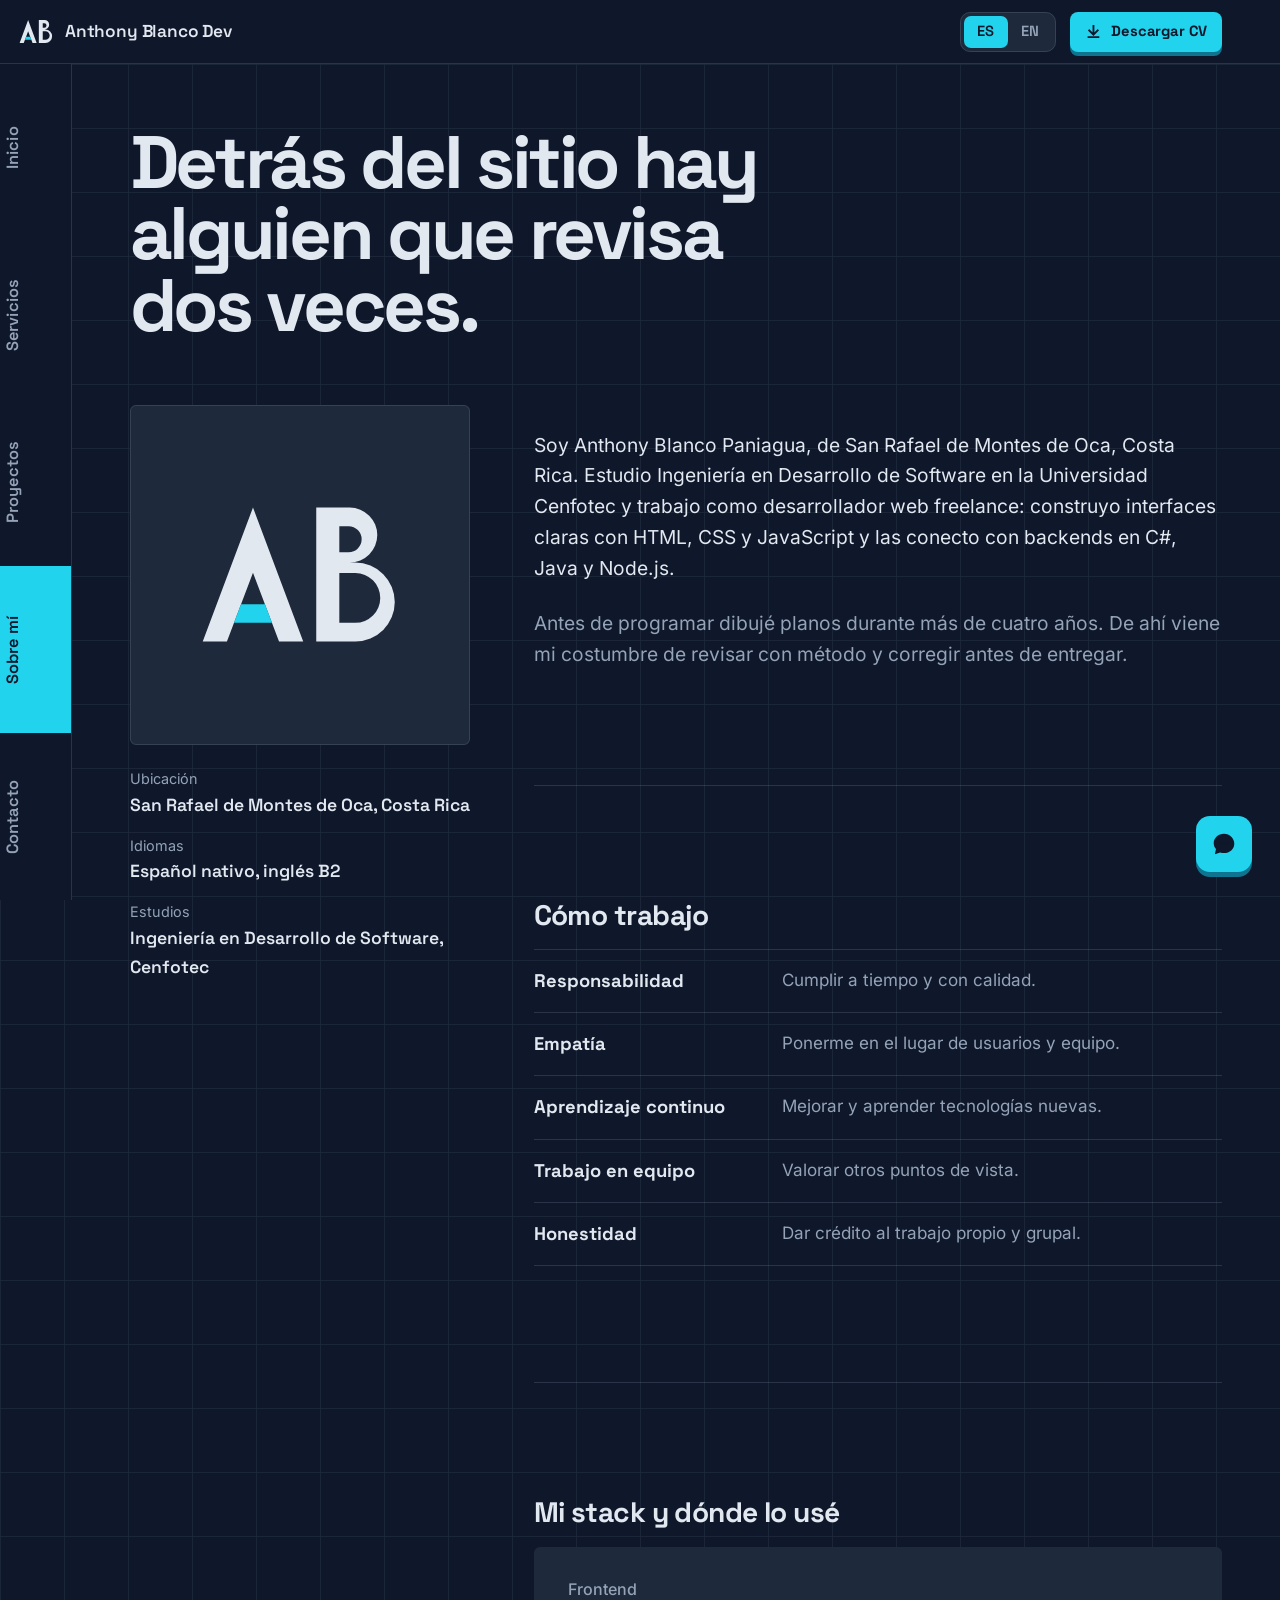
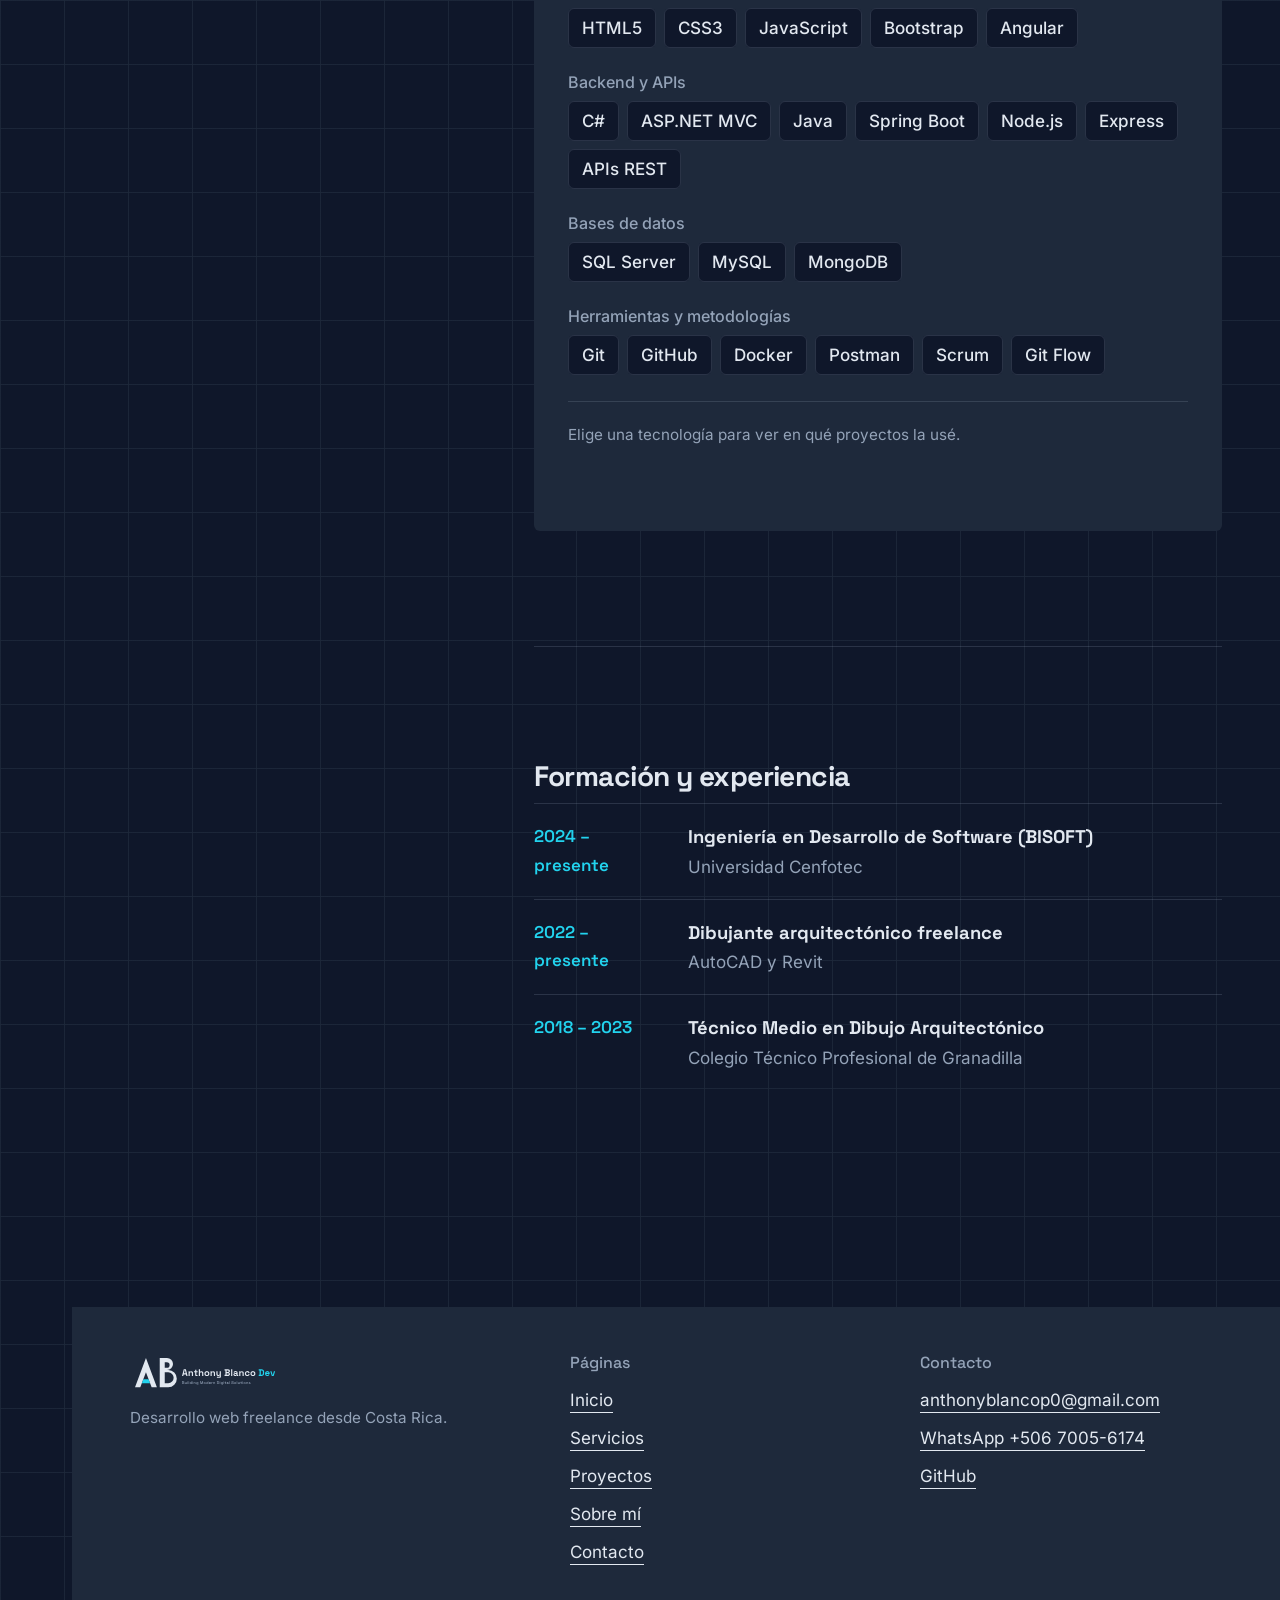
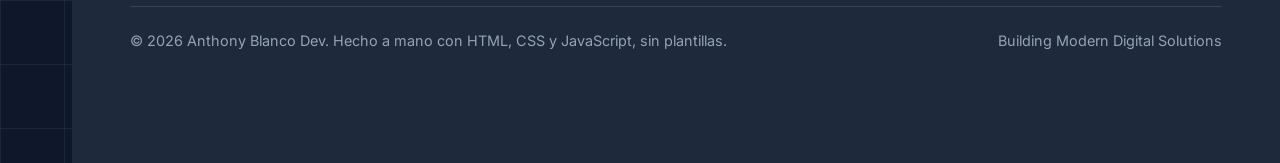
<file: proyecto/sobre-mi.html>
<!DOCTYPE html>
<html lang="es" data-lang="es">
<head>
<meta charset="UTF-8">
<meta name="viewport" content="width=device-width, initial-scale=1">
<title data-i18n="t.about">Sobre mí | Anthony Blanco Dev</title>
<meta name="description" content="Desarrollador web freelance en Costa Rica: stack, valores de trabajo, formación y experiencia de Anthony Blanco." data-i18n-attr="content:t.about.d">
<meta name="theme-color" content="#0F172A">
<link rel="canonical" href="https://anthonyblanco-dev.github.io/proyecto/sobre-mi.html">
<meta property="og:type" content="website">
<meta property="og:title" content="Sobre mí | Anthony Blanco Dev">
<meta property="og:description" content="Desarrollador web freelance en Costa Rica: stack, valores de trabajo, formación y experiencia de Anthony Blanco.">
<meta property="og:url" content="https://anthonyblanco-dev.github.io/proyecto/sobre-mi.html">
<meta property="og:image" content="https://anthonyblanco-dev.github.io/proyecto/promo.png">
<meta name="twitter:card" content="summary_large_image">
<link rel="icon" href="assets/brand/favicon.svg" type="image/svg+xml">
<link rel="icon" href="assets/brand/favicon-32.png" sizes="32x32" type="image/png">
<link rel="icon" href="assets/brand/favicon.ico" sizes="any">
<link rel="apple-touch-icon" href="assets/brand/favicon-512.png">
<link rel="preload" href="assets/fonts/space-grotesk-latin-wght-normal.woff2" as="font" type="font/woff2" crossorigin>
<link rel="preload" href="assets/fonts/inter-latin-wght-normal.woff2" as="font" type="font/woff2" crossorigin>
<link rel="stylesheet" href="assets/css/main.css">
<script>
try {
  if (localStorage.getItem("ab-lang") === "en") { document.documentElement.lang = "en"; document.documentElement.dataset.lang = "en"; }
  if (sessionStorage.getItem("ab-mosaic") && !matchMedia("(prefers-reduced-motion: reduce)").matches) document.documentElement.classList.add("is-entering");
} catch (e) {}
</script>

</head>
<body data-page="sobre-mi.html">
<a data-i18n="skip" class="skip" href="#contenido">Saltar al contenido</a>

<header class="site-head">
  <a class="brand" href="index.html" aria-label="Anthony Blanco Dev, ir al inicio" data-i18n-attr="aria-label:brand.aria">
    <img src="assets/brand/logo-monograma.svg" alt="" width="34" height="34">
    <span>Anthony Blanco Dev</span>
  </a>
  <div class="head-tools">
    <div class="lang" role="group" aria-label="Cambiar idioma" data-i18n-attr="aria-label:lang.aria" data-lang="es">
      <button type="button" data-set-lang="es" lang="es" aria-pressed="true" aria-label="ES, Español">ES</button>
      <button type="button" data-set-lang="en" lang="en" aria-pressed="false" aria-label="EN, English">EN</button>
    </div>
    <a class="key key--sm" href="assets/cv/CV_Imagen_Anthony_Blanco_ES.pdf" data-doc="assets/cv/CV_Imagen_Anthony_Blanco_{L}.pdf" download><svg viewBox="0 0 24 24" aria-hidden="true"><path d="M12 4v11M6 10.5 12 16.5l6-6M5 20h14" fill="none" stroke="currentColor" stroke-width="2.6" stroke-linecap="square"/></svg><span class="cv-long" data-i18n="cv.dl">Descargar CV</span><span class="cv-short" data-i18n="cv.dl2">CV</span></a>
  </div>
</header>

<nav class="rail" aria-label="Navegación principal" data-i18n-attr="aria-label:nav.aria">
  <ul><li><a href="index.html" data-i18n="nav.home">Inicio</a></li><li><a href="servicios.html" data-i18n="nav.services">Servicios</a></li><li><a href="proyectos.html" data-i18n="nav.projects">Proyectos</a></li><li><a href="sobre-mi.html" aria-current="page" data-i18n="nav.about">Sobre mí</a></li><li><a href="contacto.html" data-i18n="nav.contact">Contacto</a></li></ul><span class="marker" aria-hidden="true"></span>
</nav>

<main id="contenido" tabindex="-1">

<header class="page-head stack">
  <h1 class="h-xl" style="max-width:15ch" data-i18n="ab.h1">Detrás del sitio hay alguien que revisa dos veces.</h1>
</header>
<div class="about">
  <aside class="id-card">
    <div class="id-card__mark"><img src="assets/brand/logo-monograma.svg" alt="Monograma AB de Anthony Blanco Dev" data-i18n-attr="alt:ab.mark" width="200" height="145"></div>
    <dl>
      <div><dt data-i18n="ab.loc">Ubicación</dt><dd data-i18n="ab.loc.v">San Rafael de Montes de Oca, Costa Rica</dd></div>
      <div><dt data-i18n="ab.lang">Idiomas</dt><dd data-i18n="ab.lang.v">Español nativo, inglés B2</dd></div>
      <div><dt data-i18n="ab.study">Estudios</dt><dd data-i18n="ab.study.v">Ingeniería en Desarrollo de Software, Cenfotec</dd></div>
    </dl>
  </aside>
  <div>
    <section class="stack sec" style="padding-top:0;--gap:1.3em" aria-labelledby="h-bio">
      <h2 id="h-bio" class="sr-only" data-i18n="ab.bio">Biografía</h2>
      <p class="lead" style="color:var(--text)" data-i18n="ab.p1">Soy Anthony Blanco Paniagua, de San Rafael de Montes de Oca, Costa Rica. Estudio Ingeniería en Desarrollo de Software en la Universidad Cenfotec y trabajo como desarrollador web freelance: construyo interfaces claras con HTML, CSS y JavaScript y las conecto con backends en C#, Java y Node.js.</p>
      <p class="lead" data-i18n="ab.p2">Antes de programar dibujé planos durante más de cuatro años. De ahí viene mi costumbre de revisar con método y corregir antes de entregar.</p>
    </section>
    <section class="sec" aria-labelledby="h-val">
      <h2 id="h-val" class="h-md" data-i18n="ab.val">Cómo trabajo</h2>
      <ul class="values"><li><b data-i18n="val0.b">Responsabilidad</b><span data-i18n="val0.t">Cumplir a tiempo y con calidad.</span></li><li><b data-i18n="val1.b">Empatía</b><span data-i18n="val1.t">Ponerme en el lugar de usuarios y equipo.</span></li><li><b data-i18n="val2.b">Aprendizaje continuo</b><span data-i18n="val2.t">Mejorar y aprender tecnologías nuevas.</span></li><li><b data-i18n="val3.b">Trabajo en equipo</b><span data-i18n="val3.t">Valorar otros puntos de vista.</span></li><li><b data-i18n="val4.b">Honestidad</b><span data-i18n="val4.t">Dar crédito al trabajo propio y grupal.</span></li></ul>
    </section>
    <section class="sec" aria-labelledby="h-stack">
      <h2 id="h-stack" class="h-md" style="margin-bottom:20px" data-i18n="ab.stack">Mi stack y dónde lo usé</h2>
      <div class="stack-tool">
        <div class="stack-cat"><h4 data-i18n="cat.front">Frontend</h4><ul><li><button class="tech" type="button" aria-pressed="false" data-p="wealthify focuskids portfolio">HTML5</button></li><li><button class="tech" type="button" aria-pressed="false" data-p="wealthify focuskids portfolio">CSS3</button></li><li><button class="tech" type="button" aria-pressed="false" data-p="wealthify focuskids pelis portfolio">JavaScript</button></li><li><button class="tech" type="button" aria-pressed="false" data-p="">Bootstrap</button></li><li><button class="tech" type="button" aria-pressed="false" data-p="focuskids lab1">Angular</button></li></ul></div><div class="stack-cat"><h4 data-i18n="cat.back">Backend y APIs</h4><ul><li><button class="tech" type="button" aria-pressed="false" data-p="wealthify">C#</button></li><li><button class="tech" type="button" aria-pressed="false" data-p="wealthify">ASP.NET MVC</button></li><li><button class="tech" type="button" aria-pressed="false" data-p="focuskids lab1">Java</button></li><li><button class="tech" type="button" aria-pressed="false" data-p="focuskids lab1">Spring Boot</button></li><li><button class="tech" type="button" aria-pressed="false" data-p="pelis">Node.js</button></li><li><button class="tech" type="button" aria-pressed="false" data-p="pelis">Express</button></li><li><button class="tech" type="button" aria-pressed="false" data-p="wealthify lab1">APIs REST</button></li></ul></div><div class="stack-cat"><h4 data-i18n="cat.db">Bases de datos</h4><ul><li><button class="tech" type="button" aria-pressed="false" data-p="wealthify">SQL Server</button></li><li><button class="tech" type="button" aria-pressed="false" data-p="">MySQL</button></li><li><button class="tech" type="button" aria-pressed="false" data-p="">MongoDB</button></li></ul></div><div class="stack-cat"><h4 data-i18n="cat.tools">Herramientas y metodologías</h4><ul><li><button class="tech" type="button" aria-pressed="false" data-p="wealthify focuskids pelis lab1 portfolio">Git</button></li><li><button class="tech" type="button" aria-pressed="false" data-p="wealthify focuskids pelis lab1 portfolio">GitHub</button></li><li><button class="tech" type="button" aria-pressed="false" data-p="lab1">Docker</button></li><li><button class="tech" type="button" aria-pressed="false" data-p="lab1">Postman</button></li><li><button class="tech" type="button" aria-pressed="false" data-p="focuskids">Scrum</button></li><li><button class="tech" type="button" aria-pressed="false" data-p="focuskids">Git Flow</button></li></ul></div>
        <div class="where" aria-live="polite"><p class="where__t" id="where-t"></p><ul id="where-l"></ul></div>
      </div>
    </section>
    <section class="sec" aria-labelledby="h-tl">
      <h2 id="h-tl" class="h-md" style="margin-bottom:12px" data-i18n="ab.tl">Formación y experiencia</h2>
      <ul class="timeline"><li><time data-i18n="tl0.y">2024 – presente</time><div><b data-i18n="tl0.b">Ingeniería en Desarrollo de Software (BISOFT)</b><span data-i18n="tl0.s">Universidad Cenfotec</span></div></li><li><time data-i18n="tl1.y">2022 – presente</time><div><b data-i18n="tl1.b">Dibujante arquitectónico freelance</b><span data-i18n="tl1.s">AutoCAD y Revit</span></div></li><li><time data-i18n="tl2.y">2018 – 2023</time><div><b data-i18n="tl2.b">Técnico Medio en Dibujo Arquitectónico</b><span data-i18n="tl2.s">Colegio Técnico Profesional de Granadilla</span></div></li></ul>
    </section>
  </div>
</div>

<footer class="site-foot">
  <div class="foot__grid">
    <div class="foot__brand">
      <img src="assets/brand/logo-horizontal.svg" alt="Anthony Blanco Dev" width="150" height="36" loading="lazy">
      <p data-i18n="foot.tag">Desarrollo web freelance desde Costa Rica.</p>
    </div>
    <div class="foot__col">
      <h2 data-i18n="foot.pages">Páginas</h2>
      <ul><li><a class="link" href="index.html" data-i18n="nav.home">Inicio</a></li><li><a class="link" href="servicios.html" data-i18n="nav.services">Servicios</a></li><li><a class="link" href="proyectos.html" data-i18n="nav.projects">Proyectos</a></li><li><a class="link" href="sobre-mi.html" data-i18n="nav.about">Sobre mí</a></li><li><a class="link" href="contacto.html" data-i18n="nav.contact">Contacto</a></li></ul>
    </div>
    <div class="foot__col">
      <h2 data-i18n="foot.contact">Contacto</h2>
      <ul>
        <li><a class="link" href="mailto:anthonyblancop0@gmail.com">anthonyblancop0@gmail.com</a></li>
        <li><a class="link" href="https://wa.me/50670056174" target="_blank" rel="noopener">WhatsApp +506 7005-6174</a></li>
        <li><a class="link" href="https://github.com/anthonyblanco-dev" target="_blank" rel="noopener">GitHub</a></li>
      </ul>
    </div>
  </div>
  <div class="foot__legal">
    <span data-i18n="foot.legal">© 2026 Anthony Blanco Dev. Hecho a mano con HTML, CSS y JavaScript, sin plantillas.</span>
    <span>Building Modern Digital Solutions</span>
  </div>
</footer>
</main>

<div class="float">
  <div class="wa-panel" id="wa-panel" role="dialog" aria-modal="false" aria-label="Chat de WhatsApp" data-i18n-attr="aria-label:wa.aria">
    <button class="wa-close" type="button" aria-label="Cerrar chat" data-i18n-attr="aria-label:wa.close">&times;</button>
    <div class="wa-panel__head"><img src="assets/brand/favicon.svg" alt="" width="34" height="34"><div><b>Anthony Blanco</b><small data-i18n="wa.sub">Responde por WhatsApp</small></div></div>
    <div class="wa-panel__body">
      <div data-i18n="wa.hi" class="wa-bubble">Hola, soy Anthony. Cuéntame qué necesitas y seguimos la conversación por WhatsApp.</div>
      <label class="sr-only" for="wa-text" data-i18n="wa.label">Tu mensaje</label>
      <textarea id="wa-text" rows="3" placeholder="Escribe tu mensaje" data-i18n-attr="placeholder:wa.ph"></textarea>
      <button class="key key--sm" type="button" id="wa-send"><svg viewBox="0 0 24 24" aria-hidden="true"><path d="M12 2.5C6.7 2.5 2.5 6.4 2.5 11.2c0 2 .8 3.9 2.1 5.4L3.6 21.5l4.9-1.7c1.1.4 2.3.6 3.5.6 5.3 0 9.5-3.9 9.5-8.7S17.300 2.500 12 2.500z" fill="currentColor"/><circle cx="8" cy="11.3" r="1.35" fill="var(--dot,#0F172A)"/><circle cx="12" cy="11.3" r="1.35" fill="var(--dot,#0F172A)"/><circle cx="16" cy="11.3" r="1.35" fill="var(--dot,#0F172A)"/></svg><span data-i18n="wa.send">Abrir WhatsApp</span></button>
    </div>
  </div>
  <button class="fab fab--top" type="button" id="to-top" aria-label="Volver arriba" data-i18n-attr="aria-label:top.aria">
    <svg class="ring" viewBox="0 0 58 58" aria-hidden="true"><rect x="1.500" y="1.500" width="55" height="55" rx="14" pathLength="100" stroke-dasharray="100" stroke-dashoffset="100"/></svg>
    <svg viewBox="0 0 24 24" aria-hidden="true"><path d="M12 19V6M5.5 11.5 12 5l6.5 6.5" fill="none" stroke="currentColor" stroke-width="2.6" stroke-linecap="square"/></svg>
  </button>
  <button class="fab fab--wa" type="button" id="wa-open" aria-expanded="false" aria-controls="wa-panel" aria-label="Abrir chat de WhatsApp" data-i18n-attr="aria-label:wa.open"><svg viewBox="0 0 24 24" aria-hidden="true"><path d="M12 2.5C6.7 2.5 2.5 6.4 2.5 11.2c0 2 .8 3.9 2.1 5.4L3.6 21.5l4.9-1.7c1.1.4 2.3.6 3.5.6 5.3 0 9.5-3.9 9.5-8.7S17.300 2.500 12 2.500z" fill="currentColor"/><circle cx="8" cy="11.3" r="1.35" fill="var(--dot,#0F172A)"/><circle cx="12" cy="11.3" r="1.35" fill="var(--dot,#0F172A)"/><circle cx="16" cy="11.3" r="1.35" fill="var(--dot,#0F172A)"/></svg></button>
</div>

<div class="mosaic" id="mosaic" hidden aria-hidden="true"></div>
<script src="assets/js/i18n.js"></script>
<script src="assets/js/config.js"></script>
<script src="assets/js/app.js"></script>
</body>
</html>
</file>
<file: proyecto/assets/css/main.css>
/* =========================================================
   Anthony Blanco Dev · portafolio freelance
   Concepto: "resolución" — todo pasa de bloques gruesos a detalle.
   Paleta 60-30-10 (Tarea 2): #0F172A · #1E293B · #22D3EE
   ========================================================= */

@font-face {
  font-family: "Space Grotesk";
  src: url("../fonts/space-grotesk-latin-wght-normal.woff2") format("woff2");
  font-weight: 300 700;
  font-display: swap;
}
@font-face {
  font-family: "Inter";
  src: url("../fonts/inter-latin-wght-normal.woff2") format("woff2");
  font-weight: 100 900;
  font-display: swap;
}

:root {
  --base: #0F172A;          /* 60% */
  --surface: #1E293B;       /* 30% */
  --accent: #22D3EE;        /* 10% */
  --accent-deep: #0E7490;   /* borde inferior de las teclas */
  --text: #E2E8F0;
  --muted: #94A3B8;
  --line: rgba(148, 163, 184, .2);

  --cell: 64px;             /* misma medida: cuadrícula de fondo y mosaico */
  --head-h: 64px;
  --rail-w: 72px;
  --gutter: clamp(20px, 4.5vw, 64px);
  --maxw: 1240px;

  --f-display: "Space Grotesk", system-ui, sans-serif;
  --f-body: "Inter", system-ui, sans-serif;

  --step: steps(5, end);    /* movimiento "por pasos", como píxeles */
}

*, *::before, *::after { box-sizing: border-box; }
* { margin: 0; }
html { scroll-behavior: smooth; -webkit-text-size-adjust: 100%; }
body {
  min-height: 100svh;
  background-color: var(--base);
  background-image:
    linear-gradient(to right, rgba(30, 41, 59, .85) 1px, transparent 1px),
    linear-gradient(to bottom, rgba(30, 41, 59, .85) 1px, transparent 1px);
  background-size: var(--cell) var(--cell);
  color: var(--text);
  font-family: var(--f-body);
  font-size: 1.0625rem;
  line-height: 1.65;
  -webkit-font-smoothing: antialiased;
  overflow-x: hidden;
}
img, svg, canvas { display: block; max-width: 100%; }
button, input, select, textarea { font: inherit; color: inherit; }
button { cursor: pointer; background: none; border: 0; padding: 0; }
ul, ol { padding: 0; list-style: none; }
h1, h2, h3, h4 { font-family: var(--f-display); line-height: 1.05; letter-spacing: -.02em; font-weight: 700; }
p { max-width: 62ch; }

:focus-visible { outline: 3px solid var(--accent); outline-offset: 3px; border-radius: 4px; }
::selection { background: var(--accent); color: var(--base); }

.sr-only {
  position: absolute !important; width: 1px; height: 1px; margin: -1px; padding: 0;
  overflow: hidden; clip: rect(0 0 0 0); white-space: nowrap; border: 0;
}
.skip {
  position: fixed; left: 12px; top: -80px; z-index: 200;
  background: var(--accent); color: var(--base); padding: 12px 18px; border-radius: 8px; font-weight: 600;
  transition: top .15s;
}
.skip:focus { top: 12px; }

/* ---------- enlaces: subrayado que ondula ---------- */
.link {
  color: var(--text);
  text-decoration: none;
  background: linear-gradient(currentColor, currentColor) 0 100% / 100% 1px no-repeat;
  padding-bottom: 3px;
}
.link:hover, .link:focus-visible {
  color: var(--accent);
  background: url("data:image/svg+xml,%3Csvg xmlns='http://www.w3.org/2000/svg' width='12' height='5' viewBox='0 0 12 5'%3E%3Cpath d='M0 2.5 Q3 -.5 6 2.5 T12 2.5' fill='none' stroke='%2322D3EE' stroke-width='1.4'/%3E%3C/svg%3E") 0 100% / 12px 5px repeat-x;
  animation: wave .5s steps(6) infinite;
}
@keyframes wave { to { background-position-x: 12px; } }

/* ---------- botones tipo tecla ---------- */
.key {
  --k: var(--accent); --k-edge: var(--accent-deep); --k-ink: var(--base);
  position: relative;
  display: inline-flex; align-items: center; justify-content: center; gap: .6em;
  min-height: 48px; padding: .7em 1.5em;
  background: var(--k); color: var(--k-ink);
  font-family: var(--f-display); font-weight: 700; font-size: 1.05rem; letter-spacing: -.005em;
  text-decoration: none; border-radius: 10px;
  box-shadow: 0 6px 0 0 var(--k-edge);
  transform: translateY(0);
  transition: transform .14s cubic-bezier(.3, 1.7, .5, 1), box-shadow .14s cubic-bezier(.3, 1.7, .5, 1);
  user-select: none; -webkit-tap-highlight-color: transparent;
}
.key:hover { transform: translateY(-3px); box-shadow: 0 9px 0 0 var(--k-edge); }
.key:active, .key.is-down { transform: translateY(6px); box-shadow: 0 0 0 0 var(--k-edge); transition-duration: .05s; }
.key--ghost { --k: var(--surface); --k-edge: #0b1220; --k-ink: var(--text); outline: 1px solid var(--line); outline-offset: -1px; }
.key--ghost:hover { --k-ink: var(--accent); }
.key--sm { min-height: 40px; padding: .4em 1.05em; font-size: .92rem; border-radius: 8px; box-shadow: 0 4px 0 0 var(--k-edge); }
.key--sm:hover { box-shadow: 0 6px 0 0 var(--k-edge); }
.key svg { width: 1.15em; height: 1.15em; flex: none; }

/* celdas que saltan al presionar */
.burst-cell {
  position: fixed; z-index: 150; pointer-events: none;
  width: 8px; height: 8px; background: var(--accent);
}

/* =========================================================
   ENCABEZADO + RIEL DE NAVEGACIÓN
   ========================================================= */
.site-head {
  position: fixed; inset: 0 0 auto 0; z-index: 60;
  height: var(--head-h);
  display: flex; align-items: center; justify-content: space-between; gap: 16px;
  padding: 0 var(--gutter) 0 0;
  background: var(--base);
  border-bottom: 1px solid var(--line);
}
.brand {
  display: flex; align-items: center; gap: 12px; height: 100%;
  padding-left: calc((var(--rail-w) - 34px) / 2);
  color: var(--text); text-decoration: none;
}
.brand img { width: 34px; height: 34px; object-fit: contain; }
.brand span { font-family: var(--f-display); font-weight: 600; font-size: 1.08rem; letter-spacing: -.01em; }
.head-tools { display: flex; align-items: center; gap: 14px; }

/* interruptor de idioma */
.lang {
  position: relative; display: inline-grid; grid-template-columns: 1fr 1fr;
  height: 40px; padding: 4px; border-radius: 10px;
  background: var(--surface); outline: 1px solid var(--line); outline-offset: -1px;
}
.lang button {
  position: relative; z-index: 1; min-width: 44px; padding: 0 10px; border-radius: 7px;
  font-family: var(--f-display); font-weight: 600; font-size: .92rem; color: var(--muted);
  transition: color .2s;
}
.lang button[aria-pressed="true"] { color: var(--base); }
.lang::before {
  content: ""; position: absolute; top: 4px; bottom: 4px; left: 4px; width: calc(50% - 4px);
  background: var(--accent); border-radius: 7px;
  transition: transform .26s steps(4, end);
}
.lang[data-lang="en"]::before { transform: translateX(100%); }

.rail {
  position: fixed; z-index: 55; top: var(--head-h); bottom: 0; left: 0; width: var(--rail-w);
  background: var(--base); border-right: 1px solid var(--line);
}
.rail ul { position: relative; z-index: 1; height: 100%; display: flex; flex-direction: column; }
.rail li { flex: 1 1 0; max-height: 190px; min-height: 100px; position: relative; }
.rail a {
  position: relative; z-index: 1;
  display: flex; align-items: center; justify-content: center; height: 100%;
  writing-mode: vertical-rl; transform: rotate(180deg);
  font-family: var(--f-display); font-weight: 600; font-size: 1.02rem; letter-spacing: .01em;
  color: var(--muted); text-decoration: none; transition: color .15s;
}
.rail a:hover, .rail a:focus-visible { color: var(--text); }
.rail a.under { color: var(--base); }
.rail .marker {
  position: absolute; z-index: 0; left: 0; right: 0; top: 0; height: 0;
  background: var(--accent);
  transition: transform .3s steps(6, end), height .3s steps(6, end);
  pointer-events: none;
}

/* barra inferior en móvil */
@media (max-width: 899px) {
  .rail {
    inset: auto 0 0 0; width: auto; height: 60px; top: auto;
    border-right: 0; border-top: 1px solid var(--line);
  }
  .rail ul { flex-direction: row; }
  .rail li { min-height: 0; max-height: none; }
  .rail a { writing-mode: horizontal-tb; transform: none; font-size: .82rem; text-align: center; padding: 0 2px; }
  .rail .marker { top: 0; bottom: auto; right: auto; height: 100% !important; }
  .brand { padding-left: var(--gutter); }
  .site-head { padding-right: var(--gutter); }
}
@media (max-width: 420px) {
  .brand span { display: none; }
}

/* =========================================================
   ESTRUCTURA
   ========================================================= */
main { padding: calc(var(--head-h) + clamp(36px, 7vh, 88px)) var(--gutter) 0 calc(var(--rail-w) + var(--gutter)); }
@media (max-width: 899px) { main { padding: calc(var(--head-h) + 36px) var(--gutter) 0; } }
.wrap { max-width: var(--maxw); margin-inline: auto; }
.sec { padding-block: clamp(56px, 9vw, 120px); }
.sec + .sec { border-top: 1px solid var(--line); }
.band { background: var(--surface); margin-inline: calc(-1 * var(--gutter)); padding-inline: var(--gutter); }
.h-xl { font-size: clamp(2.5rem, 5.8vw, 5.4rem); letter-spacing: -.045em; line-height: .96; }
.h-lg { font-size: clamp(2rem, 4.2vw, 3.6rem); letter-spacing: -.035em; line-height: 1; }
.h-md { font-size: clamp(1.35rem, 2.2vw, 1.9rem); letter-spacing: -.02em; }
.lead { font-size: clamp(1.1rem, 1.5vw, 1.3rem); color: var(--muted); line-height: 1.6; }
.stack > * + * { margin-top: var(--gap, 1.2em); }

/* =========================================================
   INICIO · héroe
   ========================================================= */
.hero {
  display: grid; grid-template-columns: minmax(0, 1fr) minmax(0, 1.02fr);
  gap: clamp(28px, 4vw, 72px); align-items: center;
  min-height: calc(100svh - var(--head-h) - clamp(36px, 7vh, 88px) - 24px);
  padding-bottom: clamp(40px, 6vw, 80px);
}
.hero__copy { --gap: 1.5rem; }
.hero__cta { display: flex; flex-wrap: wrap; gap: 18px 20px; padding-top: .6rem; }
.hero__place { font-family: var(--f-display); color: var(--muted); font-size: 1rem; }
@media (max-width: 1000px) { .hero { grid-template-columns: minmax(0, 1fr); min-height: 0; } }

/* ----- maqueta que se construye ----- */
.builder { margin-right: calc(-1 * var(--gutter)); }
@media (max-width: 1000px) { .builder { margin-right: 0; } }
.builder__frame {
  position: relative; border-radius: 14px 0 0 14px; overflow: hidden;
  background: #f8fafc; color: #0f172a;
  box-shadow: 0 0 0 1px var(--line), 18px 18px 0 0 var(--surface);
  transition: box-shadow .5s var(--step);
}
@media (max-width: 1000px) { .builder__frame { border-radius: 14px; box-shadow: 0 0 0 1px var(--line), 10px 10px 0 0 var(--surface); } }
.builder[data-stage="4"] .builder__frame { box-shadow: 0 0 0 2px var(--accent), 18px 18px 0 0 var(--accent-deep); }
.win-bar { display: flex; align-items: center; gap: 7px; padding: 10px 14px; background: #e2e8f0; }
.win-bar > i { width: 10px; height: 10px; border-radius: 50%; background: #b6c0d0; }
.win-url {
  margin-left: 10px; flex: 1; display: flex; align-items: center; gap: 8px;
  background: #f8fafc; border-radius: 6px; padding: 4px 12px; font-size: .78rem; color: #475569; min-height: 26px; overflow: hidden;
}
.win-url .lock { width: 9px; height: 9px; border-radius: 2px; background: #cbd5e1; flex: none; transition: background .4s var(--step); }
.win-url .url-t { white-space: nowrap; color: #64748b; transition: color .4s var(--step); }
.builder[data-stage="4"] .lock { background: #16a34a; }
.builder[data-stage="4"] .url-t { color: #0f172a; }

.site { position: relative; padding: 14px; display: grid; grid-template-columns: minmax(0, 1fr); gap: 12px; min-height: 380px; align-content: start; }
.site * { transition: background-color .45s var(--step), color .45s var(--step), outline-color .45s var(--step), opacity .45s var(--step), transform .45s var(--step), border-color .45s var(--step); }

/* piezas: boceto por defecto */
.s-box { outline: 2px dashed #b6c0d0; outline-offset: -2px; border-radius: 8px; background: transparent; }
.s-nav { display: flex; align-items: center; gap: 14px; padding: 10px 14px; }
.s-logo { width: 74px; height: 16px; border-radius: 4px; background: #cbd5e1; flex: none; font-size: .72rem; font-weight: 700; line-height: 16px; color: transparent; font-family: var(--f-display); text-align: center; }
.s-nav .sp { flex: 1; }
.s-link { font-size: .72rem; padding: 0 4px; border-radius: 3px; background: #cbd5e1; color: transparent; }
.s-cta, .s-nav .s-btn { font-size: .74rem; font-weight: 700; padding: 6px 12px; border-radius: 6px; background: #cbd5e1; color: transparent; font-family: var(--f-display); }
.s-hero { display: grid; grid-template-columns: 1.25fr 1fr; gap: 14px; padding: 18px; align-items: center; }
.s-copy { display: grid; gap: 9px; justify-items: start; }
.s-h { font-family: var(--f-display); font-size: 1.28rem; line-height: 1.1; letter-spacing: -.02em; font-weight: 700; padding: 2px 4px; border-radius: 4px; background: #cbd5e1; color: transparent; }
.s-p { font-size: .76rem; line-height: 1.45; padding: 2px 4px; border-radius: 4px; background: #d6dde8; color: transparent; }
.s-pic { aspect-ratio: 4 / 3.2; border-radius: 10px; display: grid; place-items: center; background: transparent; }
.s-pic svg { width: 44%; opacity: 0; transform: scale(.6); }
.s-cards { display: grid; grid-template-columns: repeat(3, 1fr); gap: 10px; }
.s-card { padding: 12px; display: grid; gap: 6px; align-content: start; min-height: 86px; }
.s-card .ic { width: 22px; height: 22px; border-radius: 6px; background: #cbd5e1; }
.s-card b { font-family: var(--f-display); font-size: .82rem; padding: 1px 4px; border-radius: 3px; background: #cbd5e1; color: transparent; justify-self: start; }
.s-card span.t { font-size: .68rem; line-height: 1.35; padding: 1px 4px; border-radius: 3px; background: #d6dde8; color: transparent; }
.s-gal { display: grid; grid-template-columns: 1.4fr 1fr 1fr; gap: 8px; height: 74px; }
.s-gal i { border-radius: 8px; outline: 2px dashed #b6c0d0; outline-offset: -2px; background: transparent; }
.s-wa {
  position: absolute; right: 16px; bottom: 16px; width: 46px; height: 46px; border-radius: 50%;
  background: #16a34a; display: grid; place-items: center; opacity: 0; transform: scale(.2);
}
.s-wa { color: #fff; }
.s-wa svg { width: 22px; height: 22px; }
.s-live {
  position: absolute; left: 16px; bottom: 18px; display: flex; align-items: center; gap: 7px;
  font-size: .72rem; font-weight: 600; background: #0f172a; color: #e2e8f0; padding: 5px 11px; border-radius: 99px; opacity: 0; transform: translateY(10px);
}
.s-live::before { content: ""; width: 7px; height: 7px; border-radius: 50%; background: #22d3ee; }

/* 1 · estructura */
.builder[data-stage="1"] .s-box, .builder[data-stage="2"] .s-box, .builder[data-stage="3"] .s-box, .builder[data-stage="4"] .s-box { outline-color: transparent; background: #e2e8f0; }
.builder[data-stage="1"] .s-gal i, .builder[data-stage="2"] .s-gal i, .builder[data-stage="3"] .s-gal i, .builder[data-stage="4"] .s-gal i { outline-color: transparent; background: #cbd5e1; }
.builder[data-stage="1"] .s-pic, .builder[data-stage="2"] .s-pic, .builder[data-stage="3"] .s-pic, .builder[data-stage="4"] .s-pic { background: #cbd5e1; }

/* 2 · color (paleta de la clínica) */
.builder:is([data-stage="2"], [data-stage="3"], [data-stage="4"]) .s-nav { background: #14532d; }
.builder:is([data-stage="2"], [data-stage="3"], [data-stage="4"]) .s-logo { background: #bbf7d0; }
.builder:is([data-stage="2"], [data-stage="3"], [data-stage="4"]) .s-link { background: #4ade80; }
.builder:is([data-stage="2"], [data-stage="3"], [data-stage="4"]) .s-nav .s-btn { background: #f97316; }
.builder:is([data-stage="2"], [data-stage="3"], [data-stage="4"]) .s-hero { background: #dcfce7; }
.builder:is([data-stage="2"], [data-stage="3"], [data-stage="4"]) .s-h { background: #14532d; }
.builder:is([data-stage="2"], [data-stage="3"], [data-stage="4"]) .s-p { background: #86efac; }
.builder:is([data-stage="2"], [data-stage="3"], [data-stage="4"]) .s-cta { background: #f97316; }
.builder:is([data-stage="2"], [data-stage="3"], [data-stage="4"]) .s-pic { background: #86efac; }
.builder:is([data-stage="2"], [data-stage="3"], [data-stage="4"]) .s-card { background: #ffffff; outline: 1px solid #d1fae5; }
.builder:is([data-stage="2"], [data-stage="3"], [data-stage="4"]) .s-card .ic { background: #f97316; }
.builder:is([data-stage="2"], [data-stage="3"], [data-stage="4"]) .s-card b { background: #14532d; }
.builder:is([data-stage="2"], [data-stage="3"], [data-stage="4"]) .s-card span.t { background: #bbf7d0; }
.builder:is([data-stage="2"], [data-stage="3"], [data-stage="4"]) .s-gal i:nth-child(1) { background: #fdba74; }
.builder:is([data-stage="2"], [data-stage="3"], [data-stage="4"]) .s-gal i:nth-child(2) { background: #86efac; }
.builder:is([data-stage="2"], [data-stage="3"], [data-stage="4"]) .s-gal i:nth-child(3) { background: #fde68a; }

/* 3 · contenido (los bloques se vuelven texto) */
.builder:is([data-stage="3"], [data-stage="4"]) .s-logo { color: #14532d; }
.builder:is([data-stage="3"], [data-stage="4"]) .s-link { background: transparent; color: #bbf7d0; }
.builder:is([data-stage="3"], [data-stage="4"]) .s-nav .s-btn, .builder:is([data-stage="3"], [data-stage="4"]) .s-cta { color: #fff; }
.builder:is([data-stage="3"], [data-stage="4"]) .s-h { background: transparent; color: #14532d; }
.builder:is([data-stage="3"], [data-stage="4"]) .s-p { background: transparent; color: #166534; }
.builder:is([data-stage="3"], [data-stage="4"]) .s-card b { background: transparent; color: #14532d; }
.builder:is([data-stage="3"], [data-stage="4"]) .s-card span.t { background: transparent; color: #3f6b4d; }
.builder:is([data-stage="3"], [data-stage="4"]) .s-pic svg { opacity: 1; transform: scale(1); }
.builder:is([data-stage="3"], [data-stage="4"]) .s-pic { background: linear-gradient(160deg, #86efac, #4ade80); }
.builder:is([data-stage="3"], [data-stage="4"]) .s-logo { background: #bbf7d0; }

/* 4 · publicada */
.builder[data-stage="4"] .s-wa { opacity: 1; transform: scale(1); transition-timing-function: cubic-bezier(.3, 1.8, .5, 1); transition-duration: .35s; }
.builder[data-stage="4"] .s-live { opacity: 1; transform: translateY(0); }

@media (max-width: 560px) { .s-link { display: none; } .s-hero { grid-template-columns: 1.3fr 1fr; padding: 12px; } .s-h { font-size: 1rem; } .s-card { padding: 8px; } .s-card span.t { display: none; } .s-card { min-height: 64px; } }

/* control de etapas */
.stages { margin-top: 38px; padding-right: 104px; --stage: 0; }
@media (max-width: 1000px) { .stages { padding-right: 0; } }
.stages__label { font-family: var(--f-display); font-weight: 600; font-size: 1.05rem; margin-bottom: 14px; display: flex; justify-content: space-between; gap: 12px; flex-wrap: wrap; }
.stages__label output { color: var(--accent); }
.stages__track { position: relative; height: 44px; }
.stages__cells { position: absolute; inset: 12px 0; display: grid; grid-template-columns: repeat(5, 1fr); gap: 4px; pointer-events: none; }
.stages__cells i { background: var(--surface); transition: background-color .2s steps(2); }
.stages__cells i.on { background: var(--accent); }
.stages input[type="range"] {
  position: absolute; inset: 0; width: 100%; height: 100%; margin: 0;
  -webkit-appearance: none; appearance: none; background: transparent; cursor: grab;
}
.stages input[type="range"]:active { cursor: grabbing; }
.stages input[type="range"]::-webkit-slider-runnable-track { height: 44px; background: transparent; }
.stages input[type="range"]::-moz-range-track { height: 44px; background: transparent; }
.stages input[type="range"]::-webkit-slider-thumb {
  -webkit-appearance: none; width: 28px; height: 44px; border-radius: 6px;
  background: var(--text); border: 0; box-shadow: 0 4px 0 0 #64748b;
}
.stages input[type="range"]::-moz-range-thumb { width: 28px; height: 44px; border-radius: 6px; background: var(--text); border: 0; box-shadow: 0 4px 0 0 #64748b; }
.stages input[type="range"]:focus-visible { outline: 3px solid var(--accent); outline-offset: 4px; }
.stages__names { display: grid; grid-template-columns: repeat(5, 1fr); gap: 4px; margin-top: 10px; font-size: .82rem; color: var(--muted); }
.stages__names button { text-align: left; color: inherit; padding: 4px 0; min-height: 32px; transition: color .15s; }
.stages__names button:hover, .stages__names button[aria-current="true"] { color: var(--text); }
@media (max-width: 520px) { .stages__names { font-size: .7rem; } }

/* ----- afirmaciones (filas que se llenan) ----- */
.facts { border-top: 1px solid var(--line); }
.fact {
  position: relative; isolation: isolate; overflow: hidden;
  display: grid; grid-template-columns: minmax(0, 1.5fr) minmax(0, 1fr); gap: 12px 40px; align-items: baseline;
  padding: clamp(22px, 3vw, 38px) 6px; border-bottom: 1px solid var(--line);
}
.fact::before {
  content: ""; position: absolute; inset: 0; z-index: -1; background: var(--accent);
  transform: scaleX(0); transform-origin: left; transition: transform .45s steps(8, end);
}
.fact:hover::before, .fact:focus-within::before { transform: scaleX(1); }
.fact h3 { font-size: clamp(1.5rem, 3vw, 2.5rem); letter-spacing: -.03em; transition: color .2s .12s; }
.fact p { color: var(--muted); transition: color .2s .12s; }
.fact:hover h3, .fact:hover p { color: var(--base); }
@media (max-width: 760px) { .fact { grid-template-columns: 1fr; } }

.split-head { display: flex; justify-content: space-between; align-items: end; gap: 24px; flex-wrap: wrap; margin-bottom: clamp(28px, 4vw, 48px); }

/* ----- llamada final ----- */
.cta-final { display: grid; grid-template-columns: minmax(0, 1.4fr) minmax(0, 1fr); gap: 32px 60px; align-items: center; padding-block: clamp(48px, 7vw, 96px); }
.cta-final__act { display: flex; flex-direction: column; gap: 22px; align-items: flex-start; }
@media (max-width: 860px) { .cta-final { grid-template-columns: 1fr; } }

/* =========================================================
   GALERÍA
   ========================================================= */
.page-head { padding-bottom: clamp(32px, 5vw, 64px); --gap: 1.2rem; }
.filters { display: flex; flex-wrap: wrap; gap: 10px; margin-bottom: 28px; align-items: center; }
.filters__t { font-family: var(--f-display); font-weight: 600; color: var(--muted); margin-right: 8px; }
.chip {
  min-height: 42px; padding: 0 18px; border-radius: 8px; background: var(--surface);
  font-family: var(--f-display); font-weight: 600; font-size: .95rem; color: var(--text);
  outline: 1px solid var(--line); outline-offset: -1px;
  transition: background-color .15s, color .15s;
}
.chip:hover { color: var(--accent); }
.chip[aria-pressed="true"] { background: var(--accent); color: var(--base); outline-color: transparent; }

.gallery {
  display: grid; gap: 18px; grid-template-columns: repeat(6, 1fr);
  grid-template-areas:
    "a a a a b b"
    "a a a a b b"
    "c c d d b b"
    "e e e e e e";
  grid-auto-rows: minmax(190px, 25vw);
}
.cell { position: relative; min-height: 220px; }
.gallery .cell:nth-child(1) { grid-area: a; }
.gallery .cell:nth-child(2) { grid-area: b; }
.gallery .cell:nth-child(3) { grid-area: c; }
.gallery .cell:nth-child(4) { grid-area: d; }
.gallery .cell:nth-child(5) { grid-area: e; }
.cell[hidden] { display: none; }
.gallery.is-filtered { grid-template-areas: none; grid-template-columns: repeat(auto-fill, minmax(300px, 1fr)); grid-auto-rows: 300px; }
.gallery.is-filtered .cell { grid-area: auto !important; }
@media (max-width: 860px) {
  .gallery { grid-template-columns: 1fr 1fr; grid-template-areas: "a a" "b c" "d d" "e e"; grid-auto-rows: minmax(220px, 52vw); }
}
@media (max-width: 560px) {
  .gallery { grid-template-columns: 1fr; grid-template-areas: none; grid-auto-rows: 300px; }
  .gallery .cell { grid-area: auto !important; }
}

.tile {
  position: relative; display: block; width: 100%; height: 100%; min-height: 220px; overflow: hidden;
  border-radius: 6px; background: var(--surface); text-align: left; isolation: isolate;
  transition: opacity .3s steps(3);
}
.tile img, .tile canvas { position: absolute; inset: 0; width: 100%; height: 100%; object-fit: cover; }
.tile::after {
  content: ""; position: absolute; inset: 0; z-index: 1;
  background: linear-gradient(to top, rgba(15, 23, 42, .94) 4%, rgba(15, 23, 42, .5) 38%, transparent 68%);
}
.tile__info { position: absolute; z-index: 2; left: 0; right: 0; bottom: 0; padding: clamp(14px, 2vw, 24px); display: grid; gap: 6px; }
.tile__tag {
  justify-self: start; font-size: .8rem; font-weight: 600; padding: 3px 10px; border-radius: 99px;
  background: var(--accent); color: var(--base);
}
.tile__name { font-family: var(--f-display); font-weight: 700; line-height: 1.05; font-size: clamp(1.25rem, 2.2vw, 1.9rem); letter-spacing: -.03em; color: #fff; }
.tile__tech { font-size: .88rem; color: var(--text); opacity: .85; }
.tile__hint {
  position: absolute; z-index: 2; top: 14px; right: 14px; width: 40px; height: 40px;
  display: grid; place-items: center; background: var(--base); color: var(--accent); border-radius: 8px;
  transform: scale(0); transition: transform .2s steps(3);
}
.tile:hover .tile__hint, .tile:focus-visible .tile__hint { transform: scale(1); }
.tile__hint svg { width: 20px; height: 20px; }
.tile .src { display: none; }

/* galería de inicio: dos piezas */
.gallery.gallery--home { grid-template-columns: repeat(6, 1fr); grid-template-areas: "a a a b b b"; grid-auto-rows: minmax(300px, 32vw); }
@media (max-width: 860px) { .gallery.gallery--home { grid-template-columns: 1fr; grid-template-areas: "a" "b"; grid-auto-rows: 260px; } }

/* detalle de proyecto */
dialog.detail {
  border: 0; padding: 0; margin: 0; width: 100vw; height: 100dvh; max-width: none; max-height: none;
  background: var(--base); color: var(--text); overflow: auto;
}
dialog.detail::backdrop { background: rgba(15, 23, 42, .8); }
.detail__grid { min-height: 100%; display: grid; grid-template-columns: minmax(0, 1.25fr) minmax(0, 1fr); }
.detail__img { background: var(--surface); min-height: 280px; display: grid; place-items: center; padding: clamp(20px, 4vw, 56px); }
.detail__img img { width: 100%; height: auto; max-height: 100%; object-fit: contain; border-radius: 8px; box-shadow: 14px 14px 0 0 var(--base); }
.detail__body { padding: clamp(28px, 4vw, 64px); display: flex; flex-direction: column; justify-content: center; gap: 22px; }
.detail__body h2 { font-size: clamp(2rem, 4vw, 3.4rem); letter-spacing: -.04em; }
.detail__tech { display: flex; flex-wrap: wrap; gap: 8px; }
.detail__tech li { background: var(--surface); padding: 5px 12px; border-radius: 6px; font-size: .9rem; font-weight: 500; outline: 1px solid var(--line); outline-offset: -1px; }
.detail__meta { color: var(--muted); font-size: .95rem; }
.detail__actions { display: flex; gap: 16px; flex-wrap: wrap; align-items: center; }
.detail__close { position: fixed; top: 16px; right: 16px; z-index: 5; }
@media (max-width: 860px) { .detail__grid { grid-template-columns: 1fr; } .detail__img { min-height: 0; padding: 20px 20px 28px; } }

/* =========================================================
   SERVICIOS
   ========================================================= */
.offer { display: grid; grid-template-columns: minmax(280px, 400px) minmax(0, 1fr); gap: clamp(24px, 4vw, 56px); align-items: start; }
@media (max-width: 960px) { .offer { grid-template-columns: 1fr; } }
.price {
  position: sticky; top: calc(var(--head-h) + 24px);
  background: var(--surface); border-radius: 6px; padding: clamp(24px, 3vw, 36px);
  display: grid; gap: 22px; outline: 1px solid var(--line); outline-offset: -1px;
}
@media (max-width: 960px) { .price { position: static; } }
.price__big { font-family: var(--f-display); font-weight: 700; font-size: clamp(3rem, 6vw, 4.6rem); letter-spacing: -.05em; line-height: .9; color: var(--accent); }
.price__big small { display: block; font-size: 1rem; font-weight: 500; letter-spacing: 0; color: var(--muted); margin-top: 10px; }
.toggle { display: grid; grid-template-columns: 1fr 1fr; gap: 6px; background: var(--base); padding: 6px; border-radius: 10px; }
.toggle button { min-height: 44px; border-radius: 6px; font-family: var(--f-display); font-weight: 600; color: var(--muted); transition: background-color .15s, color .15s; }
.toggle button[aria-pressed="true"] { background: var(--accent); color: var(--base); }
.price__host { font-family: var(--f-display); font-size: 1.9rem; font-weight: 700; letter-spacing: -.03em; min-height: 2.6rem; }
.price__host small { display: block; font-size: .92rem; font-weight: 500; color: var(--muted); letter-spacing: 0; }
.price__host.flick { animation: flick .3s steps(3); }
@keyframes flick { 0% { opacity: .15; } 50% { opacity: 1; } 75% { opacity: .3; } 100% { opacity: 1; } }

.strips { display: flex; min-height: 520px; gap: 10px; }
.strip { flex: 0 0 76px; display: flex; background: var(--surface); border-radius: 6px; overflow: hidden; outline: 1px solid var(--line); outline-offset: -1px; transition: flex-basis .5s steps(8, end); }
.strip.open { flex: 1 1 0; background: var(--text); color: var(--base); }
.strip__btn {
  flex: 0 0 76px; width: 76px; display: flex; align-items: center; justify-content: center;
  writing-mode: vertical-rl; transform: rotate(180deg); padding: 24px 0;
  font-family: var(--f-display); font-weight: 700; font-size: 1.25rem; letter-spacing: -.01em; color: var(--text); text-align: left;
  transition: color .2s;
}
.strip__btn:hover { color: var(--accent); }
.strip.open .strip__btn { color: var(--base); justify-content: flex-end; }
.strip:not(.open) .strip__panel { display: none; }
.strip__panel { flex: 1; min-width: 0; padding: clamp(20px, 2.6vw, 36px) clamp(20px, 2.6vw, 36px) clamp(20px, 2.6vw, 36px) 8px; opacity: 0; visibility: hidden; transition: opacity .2s, visibility 0s .2s; }
.strip.open .strip__panel { opacity: 1; visibility: visible; transition: opacity .3s .25s, visibility 0s .25s; }
.strip__panel h3 { font-size: clamp(1.5rem, 2.6vw, 2.1rem); letter-spacing: -.035em; margin-bottom: 18px; }
.tick li { position: relative; padding: 11px 0 11px 30px; border-top: 1px solid rgba(15, 23, 42, .14); font-weight: 500; }
.tick li::before { content: ""; position: absolute; left: 0; top: 1.05em; width: 14px; height: 14px; background: var(--accent-deep); clip-path: polygon(0 55%, 14% 40%, 38% 62%, 86% 8%, 100% 22%, 38% 92%); }
.steps { counter-reset: s; }
.steps li { counter-increment: s; display: grid; grid-template-columns: 44px minmax(0, 1fr); align-items: start; gap: 6px 10px; padding: 12px 0; border-top: 1px solid rgba(15, 23, 42, .14); }
.steps li::before { content: counter(s); font-family: var(--f-display); font-weight: 700; font-size: 1.6rem; line-height: 1; color: var(--accent-deep); }
.steps b { display: block; font-family: var(--f-display); }
.note { margin-top: 16px; font-size: .92rem; color: #334155; }

@media (max-width: 960px) {
  .strips { flex-direction: column; min-height: 0; }
  .strip { flex: none; flex-direction: column; transition: none; }
  .strip__btn { writing-mode: horizontal-tb; transform: none; width: 100%; flex: none; justify-content: flex-start; padding: 18px 22px; min-height: 60px; }
  .strip__panel { display: none; padding: 4px 22px 24px; }
  .strip.open .strip__panel { display: block; }
}

/* =========================================================
   SOBRE MÍ
   ========================================================= */
.about { display: grid; grid-template-columns: minmax(240px, 340px) minmax(0, 1fr); gap: clamp(28px, 5vw, 80px); align-items: start; }
@media (max-width: 900px) { .about { grid-template-columns: 1fr; } }
.id-card { position: sticky; top: calc(var(--head-h) + 24px); }
@media (max-width: 900px) { .id-card { position: static; max-width: 340px; } }
.id-card__mark { background: var(--surface); aspect-ratio: 1; display: grid; place-items: center; border-radius: 6px; outline: 1px solid var(--line); outline-offset: -1px; }
.id-card__mark img { width: 62%; }
.id-card dl { margin-top: 22px; display: grid; gap: 14px; }
.id-card dt { color: var(--muted); font-size: .9rem; }
.id-card dd { font-family: var(--f-display); font-weight: 600; font-size: 1.1rem; }

.values { margin-top: 18px; border-top: 1px solid var(--line); }
.values li { display: grid; grid-template-columns: minmax(160px, 1fr) 2fr; gap: 6px 28px; padding: 16px 0; border-bottom: 1px solid var(--line); }
.values b { font-family: var(--f-display); font-size: 1.15rem; }
.values span { color: var(--muted); }
@media (max-width: 600px) { .values li { grid-template-columns: 1fr; } }

.stack-tool { background: var(--surface); border-radius: 6px; padding: clamp(20px, 3vw, 34px); display: grid; gap: 26px; }
.stack-cat h4 { font-size: 1rem; color: var(--muted); font-weight: 500; font-family: var(--f-body); letter-spacing: 0; margin-bottom: 10px; }
.stack-cat ul { display: flex; flex-wrap: wrap; gap: 8px; }
.tech {
  min-height: 40px; padding: 0 14px; border-radius: 6px; background: var(--base); font-weight: 500;
  outline: 1px solid var(--line); outline-offset: -1px; transition: background-color .12s, color .12s;
}
.tech:hover, .tech[aria-pressed="true"] { background: var(--accent); color: var(--base); outline-color: transparent; }
.where { border-top: 1px solid var(--line); padding-top: 20px; min-height: 96px; }
.where__t { color: var(--muted); font-size: .95rem; margin-bottom: 10px; }
.where ul { display: flex; flex-wrap: wrap; gap: 8px 10px; }
.where li { font-family: var(--f-display); font-weight: 600; font-size: 1.15rem; }
.where li a { color: var(--accent); }
.where li + li::before { content: "/"; color: var(--muted); margin-right: 10px; }

.timeline li { display: grid; grid-template-columns: 130px 1fr; gap: 6px 24px; padding: 18px 0; border-top: 1px solid var(--line); }
.timeline time { font-family: var(--f-display); font-weight: 600; color: var(--accent); }
.timeline b { font-family: var(--f-display); font-size: 1.15rem; display: block; }
.timeline span { color: var(--muted); }
@media (max-width: 600px) { .timeline li { grid-template-columns: 1fr; } }

/* =========================================================
   CONTACTO · formulario como frase
   ========================================================= */
.contact { display: grid; grid-template-columns: minmax(0, 1.5fr) minmax(0, 1fr); gap: clamp(32px, 5vw, 80px); align-items: start; }
@media (max-width: 960px) { .contact { grid-template-columns: 1fr; } }
.madlib { font-family: var(--f-display); font-weight: 500; font-size: clamp(1.5rem, 2.9vw, 2.4rem); line-height: 2.05; letter-spacing: -.02em; }
.madlib label { display: inline; }
.madlib .f {
  display: inline-block; vertical-align: baseline; min-width: 6ch; max-width: 100%;
  background: transparent; color: var(--accent); font: inherit; font-weight: 700; letter-spacing: inherit;
  border: 0; border-bottom: 3px dashed var(--muted); border-radius: 0; padding: 0 .2em .02em; margin: 0 .1em; line-height: 1.2;
  transition: border-color .15s, background-color .15s;
}
.madlib .f::placeholder { color: rgba(148, 163, 184, .7); font-weight: 500; }
.madlib .f:hover { border-bottom-color: var(--text); }
.madlib .f:focus { outline: none; border-bottom: 3px solid var(--accent); background: rgba(34, 211, 238, .1); }
.madlib .f[aria-invalid="true"] { border-bottom-color: #fb7185; color: #fda4af; }
.madlib select.f { padding-right: 1.2em; cursor: pointer; appearance: none; -webkit-appearance: none;
  background-image: linear-gradient(45deg, transparent 50%, var(--accent) 50%), linear-gradient(135deg, var(--accent) 50%, transparent 50%);
  background-position: calc(100% - .55em) 55%, calc(100% - .3em) 55%; background-size: .3em .3em; background-repeat: no-repeat; }
.madlib select.f option { background: var(--base); color: var(--text); font-size: 1rem; font-weight: 500; }
.madlib textarea.f { display: block; width: 100%; min-height: 3.3em; margin-top: .3em; resize: vertical; line-height: 1.5; font-size: .85em; border: 3px dashed var(--muted); padding: .5em .7em; border-radius: 6px; }
.madlib textarea.f:focus { border-style: solid; border-color: var(--accent); }
.madlib .hp { position: absolute; left: -9999px; width: 1px; height: 1px; overflow: hidden; }
.form-foot { display: flex; flex-wrap: wrap; align-items: center; gap: 20px 28px; margin-top: 34px; }
.status { font-family: var(--f-display); font-weight: 600; min-height: 1.6em; }
.status[data-type="ok"] { color: var(--accent); }
.status[data-type="err"] { color: #fda4af; }
.errors { color: #fda4af; font-size: .95rem; margin-top: 14px; font-family: var(--f-body); font-weight: 500; letter-spacing: 0; line-height: 1.5; }

.channels { display: grid; gap: 0; border-top: 1px solid var(--line); }
.channel { display: grid; gap: 4px; padding: 22px 6px; border-bottom: 1px solid var(--line); text-decoration: none; color: var(--text); position: relative; isolation: isolate; overflow: hidden; }
.channel::before { content: ""; position: absolute; inset: 0; z-index: -1; background: var(--accent); transform: scaleX(0); transform-origin: left; transition: transform .4s steps(7, end); }
.channel:hover::before, .channel:focus-visible::before { transform: scaleX(1); }
.channel small { color: var(--muted); font-size: .9rem; transition: color .15s .1s; }
.channel b { font-family: var(--f-display); font-size: 1.25rem; letter-spacing: -.02em; transition: color .15s .1s; word-break: break-word; }
.channel:hover small, .channel:hover b, .channel:focus-visible small, .channel:focus-visible b { color: var(--base); }

/* =========================================================
   PIE DE PÁGINA
   ========================================================= */
.site-foot { margin: clamp(56px, 8vw, 110px) calc(-1 * var(--gutter)) 0; padding: 48px var(--gutter) 110px; background: var(--surface); }
.foot__grid { max-width: var(--maxw); margin-inline: auto; display: grid; grid-template-columns: 1.3fr 1fr 1fr; gap: 32px 48px; }
.foot__brand img { width: 150px; margin-bottom: 14px; }
.foot__brand p { color: var(--muted); font-size: .95rem; }
.foot__col h2 { font-family: var(--f-display); font-size: 1rem; letter-spacing: 0; color: var(--muted); font-weight: 500; margin-bottom: 14px; }
.foot__col li + li { margin-top: 10px; }
.foot__legal { max-width: var(--maxw); margin: 40px auto 0; padding-top: 22px; border-top: 1px solid var(--line); color: var(--muted); font-size: .9rem; display: flex; justify-content: space-between; gap: 12px; flex-wrap: wrap; }
@media (max-width: 760px) { .foot__grid { grid-template-columns: 1fr; } }

/* =========================================================
   WHATSAPP + SCROLLTOP
   ========================================================= */
.float { position: fixed; right: clamp(14px, 2.2vw, 28px); bottom: clamp(14px, 2.2vw, 28px); z-index: 70; display: flex; flex-direction: column; align-items: flex-end; gap: 14px; }
@media (max-width: 899px) { .float { bottom: 76px; } }
.fab {
  position: relative; width: 56px; height: 56px; border-radius: 14px; display: grid; place-items: center;
  background: var(--surface); color: var(--accent); outline: 1px solid var(--line); outline-offset: -1px;
  box-shadow: 0 5px 0 0 #0b1220; transition: transform .14s cubic-bezier(.3, 1.7, .5, 1), box-shadow .14s;
}
.fab:hover { transform: translateY(-3px); box-shadow: 0 8px 0 0 #0b1220; }
.fab:active { transform: translateY(5px); box-shadow: 0 0 0 0 #0b1220; }
.fab svg { width: 26px; height: 26px; }
.fab--wa { background: var(--accent); color: var(--base); box-shadow: 0 5px 0 0 var(--accent-deep); outline: 0; }
.fab--wa:hover { box-shadow: 0 8px 0 0 var(--accent-deep); }
.fab--wa:active { box-shadow: 0 0 0 0 var(--accent-deep); }
.fab--top { opacity: 0; visibility: hidden; transform: translateY(14px); transition: opacity .2s, transform .2s steps(3), visibility 0s .2s; }
.fab--top.show { opacity: 1; visibility: visible; transform: none; transition: opacity .2s, transform .2s steps(3), visibility 0s; }
.fab--top.show:hover { transform: translateY(-3px); }
.fab--top .ring { position: absolute; inset: -1px; width: calc(100% + 2px); height: calc(100% + 2px); pointer-events: none; }
.fab--top .ring rect { fill: none; stroke: var(--accent); stroke-width: 3; }

.wa-panel {
  position: absolute; right: 0; bottom: 72px; width: min(340px, calc(100vw - 28px));
  background: var(--text); color: var(--base); border-radius: 8px; overflow: hidden;
  box-shadow: 8px 8px 0 0 var(--accent-deep);
  clip-path: inset(100% 0 0 0); visibility: hidden; transition: clip-path .35s steps(7, end), visibility 0s .35s;
}
.wa-panel.open { clip-path: inset(0); visibility: visible; transition: clip-path .35s steps(7, end), visibility 0s; }
.wa-panel__head { background: var(--base); color: var(--text); padding: 16px 18px; display: flex; align-items: center; gap: 12px; }
.wa-panel__head img { width: 34px; height: 34px; }
.wa-panel__head b { font-family: var(--f-display); display: block; line-height: 1.2; }
.wa-panel__head small { color: var(--muted); }
.wa-panel__body { padding: 18px; display: grid; gap: 14px; }
.wa-bubble { background: #fff; padding: 11px 14px; border-radius: 4px 14px 14px 14px; font-size: .96rem; max-width: 90%; box-shadow: 0 2px 0 rgba(15, 23, 42, .12); }
.wa-panel textarea { width: 100%; min-height: 84px; resize: vertical; background: #f1f5f9; border: 2px solid #cbd5e1; border-radius: 8px; padding: 10px 12px; color: var(--base); }
.wa-panel textarea:focus { outline: none; border-color: var(--accent-deep); }
.wa-panel .key { width: 100%; }
.wa-close { position: absolute; top: 8px; right: 8px; width: 40px; height: 40px; color: var(--muted); font-size: 1.4rem; line-height: 1; border-radius: 8px; }
.wa-close:hover { color: var(--accent); }

/* =========================================================
   TRANSICIÓN: MOSAICO
   ========================================================= */
.mosaic { position: fixed; inset: 0; z-index: 300; display: grid; pointer-events: none; overflow: hidden; }
.mosaic[hidden] { display: none; }
.mosaic i { display: block; background: var(--surface); transform: scale(0); will-change: transform; margin: -.5px; }
.mosaic i.hot { background: var(--accent); }
html.is-entering::after { content: ""; position: fixed; inset: 0; z-index: 299; background: var(--surface); }
.lang-swap { animation: flick .26s steps(3); }

/* =========================================================
   MOVIMIENTO REDUCIDO
   ========================================================= */
@media (prefers-reduced-motion: reduce) {
  html { scroll-behavior: auto; }
  *, *::before, *::after { animation-duration: .001ms !important; animation-iteration-count: 1 !important; transition-duration: .001ms !important; transition-delay: 0s !important; }
}

/* CV: etiqueta corta en pantallas pequeñas */
.cv-short { display: none; }
@media (max-width: 560px) { .cv-long { display: none; } .cv-short { display: inline; } }
</file>
